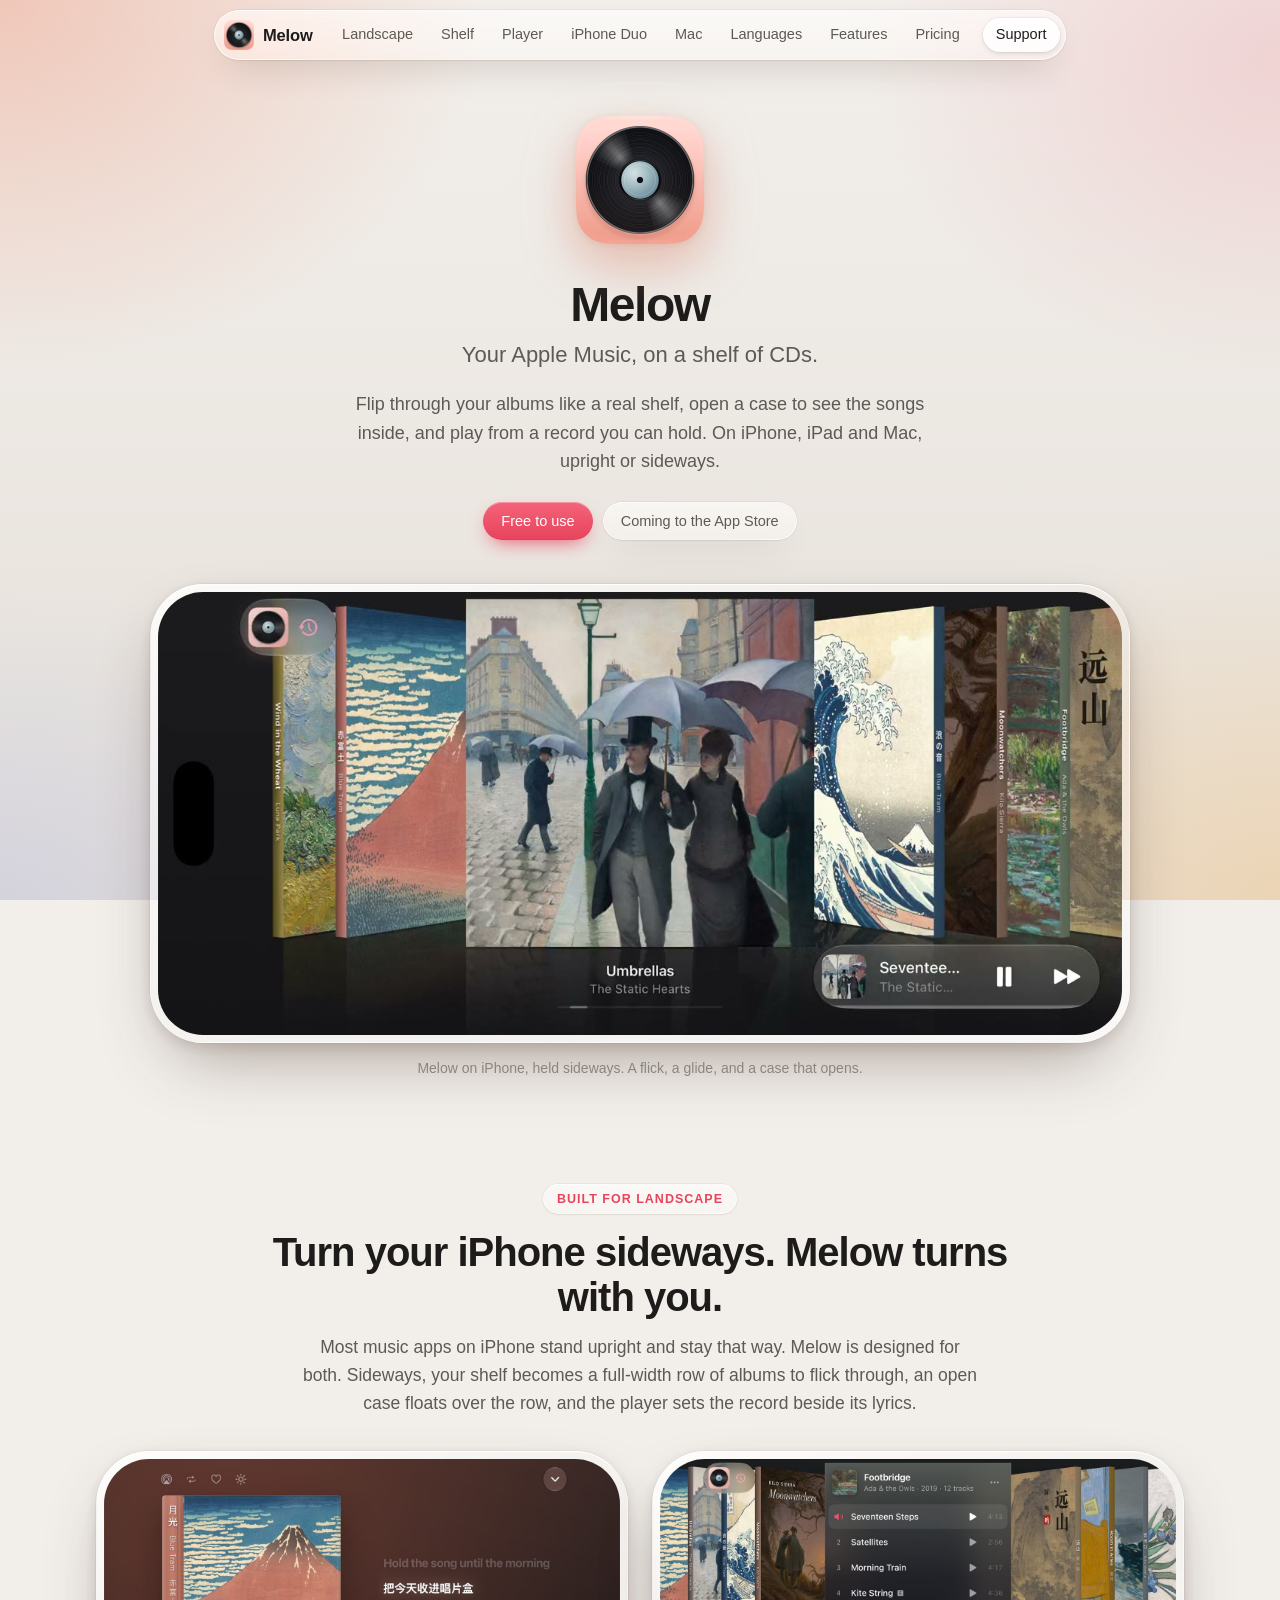
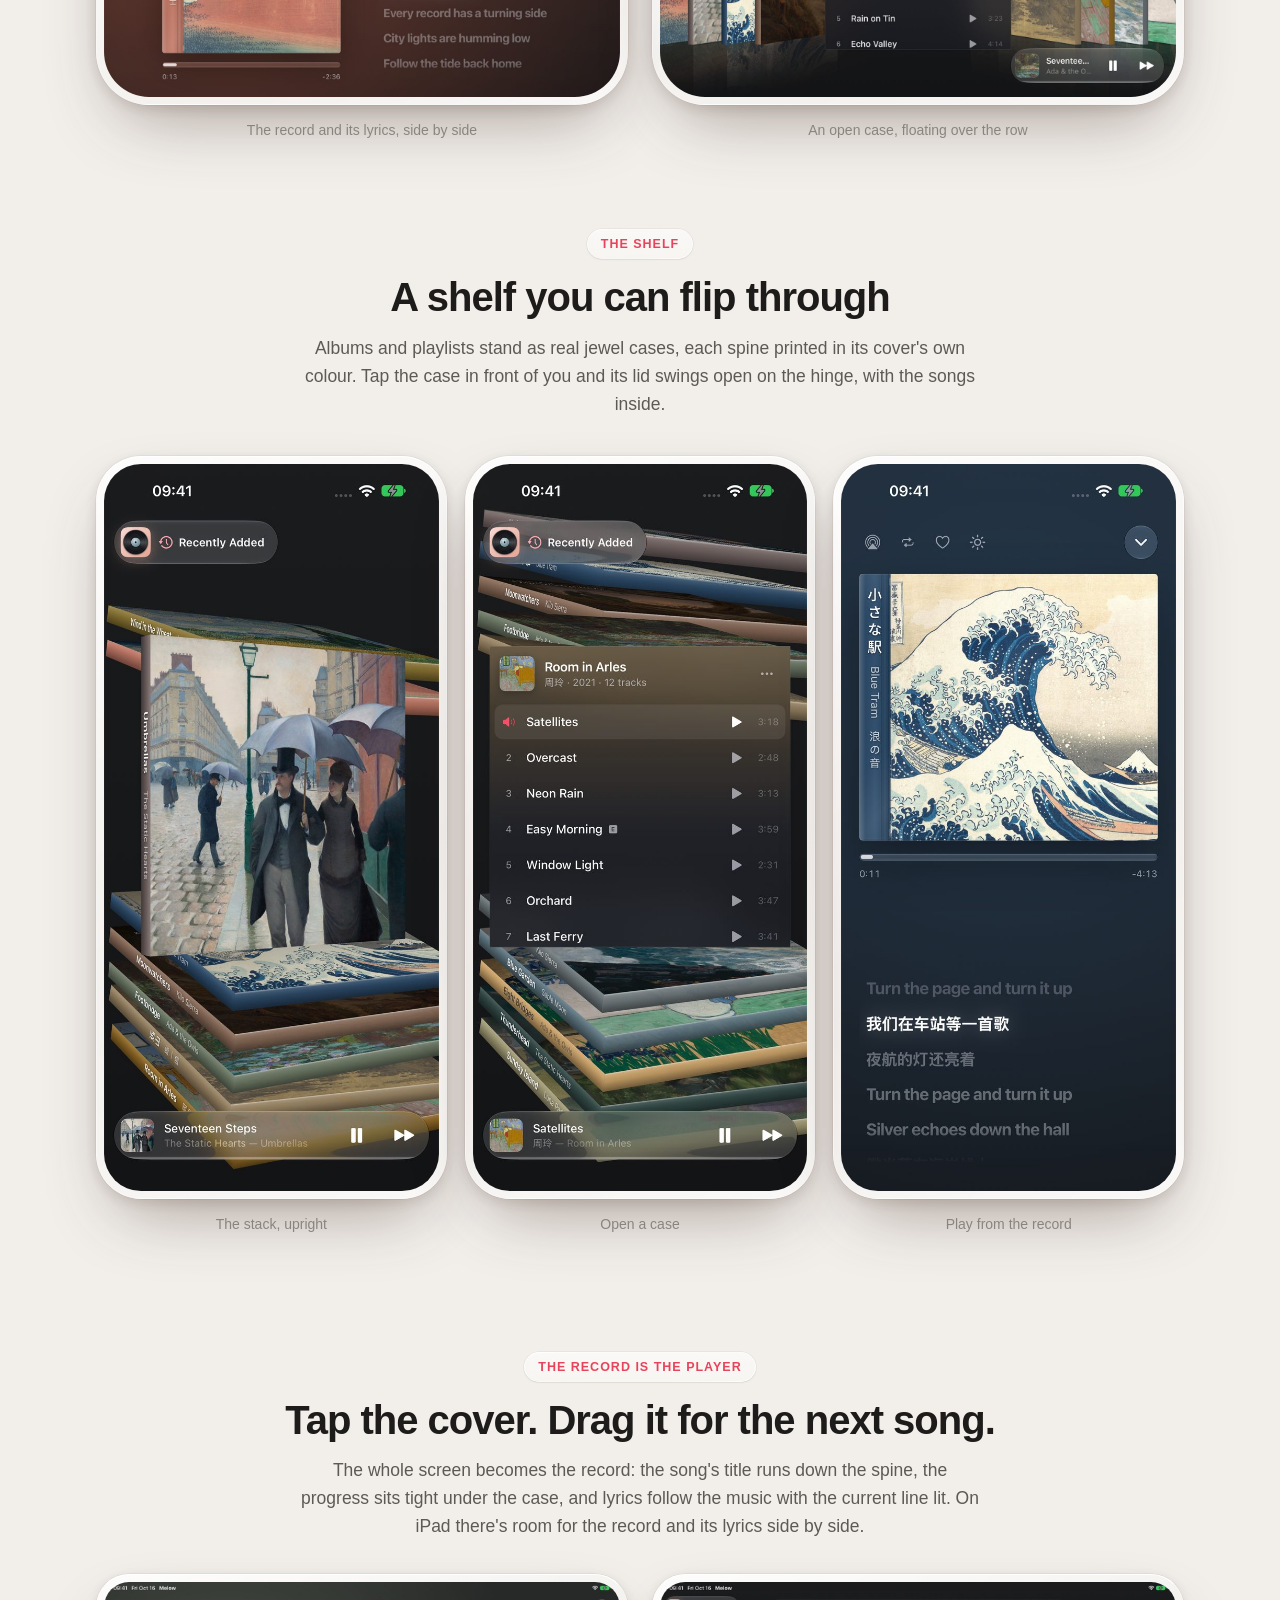
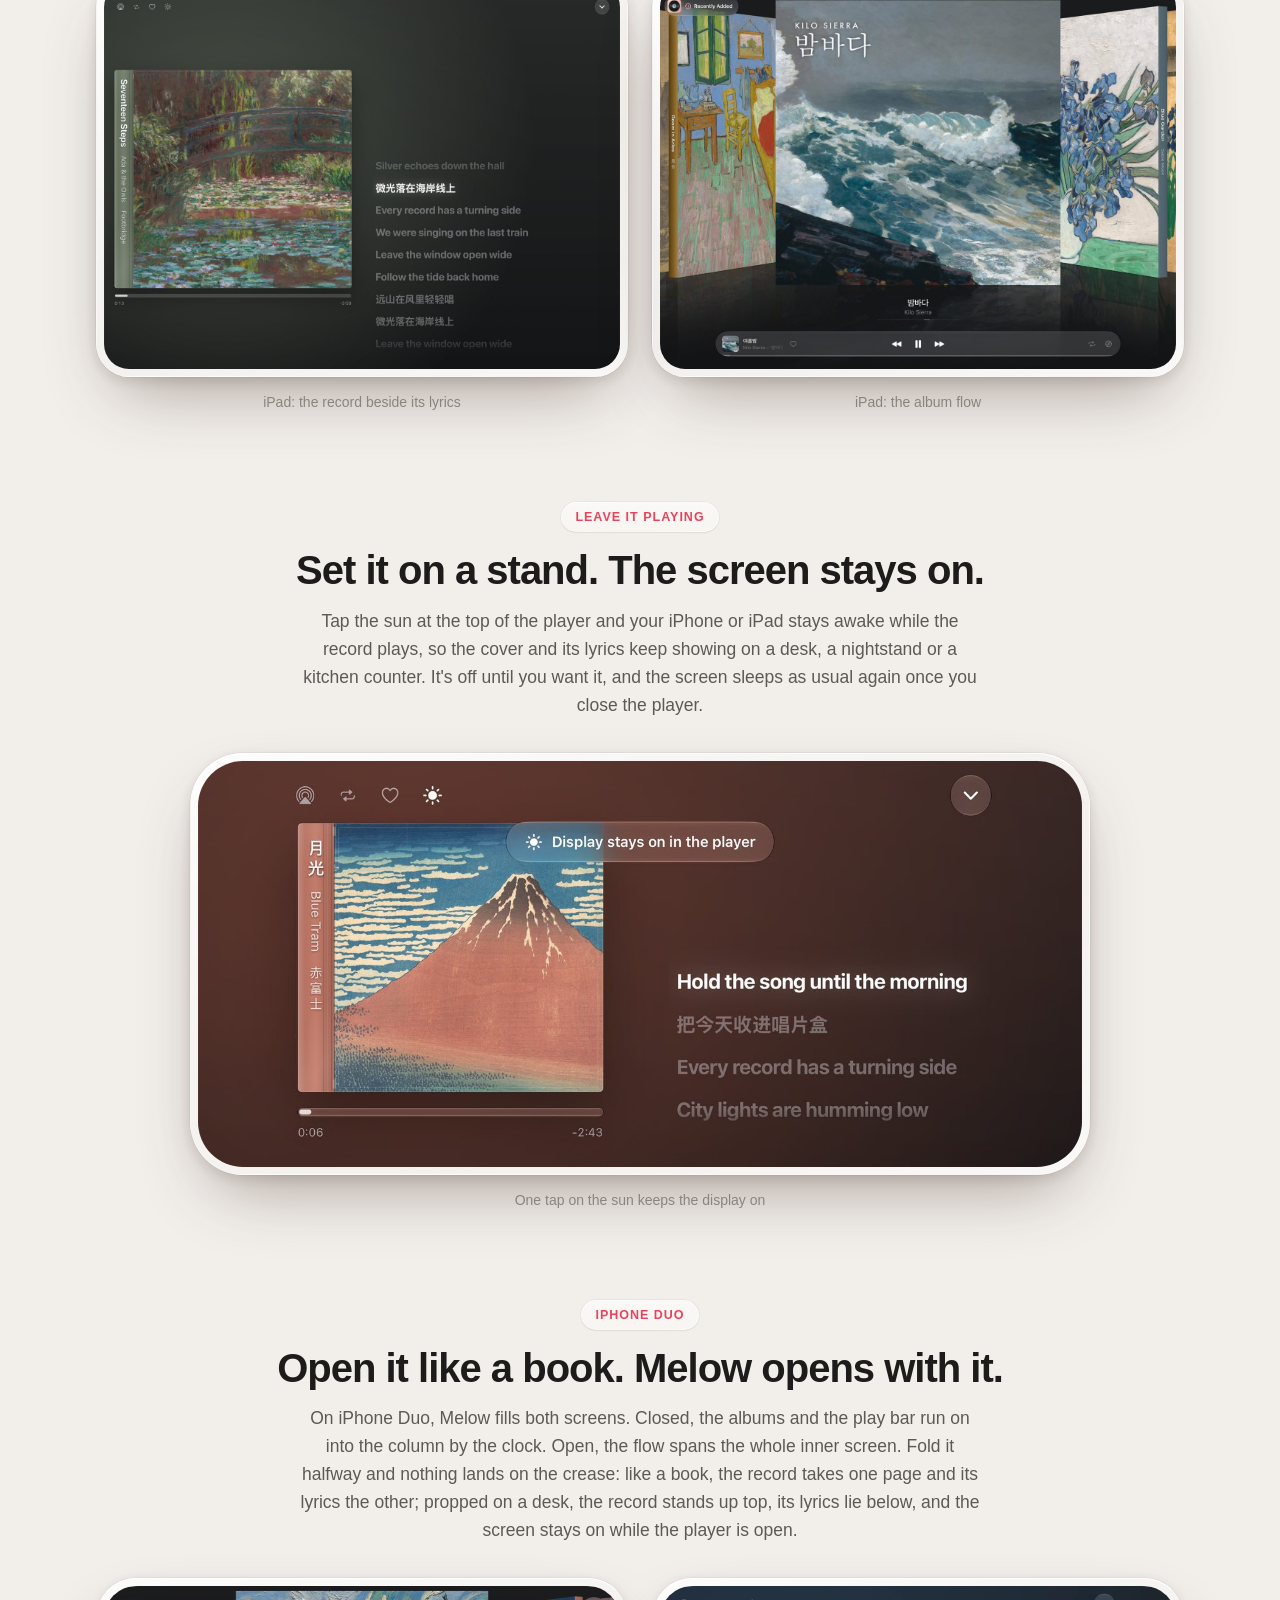
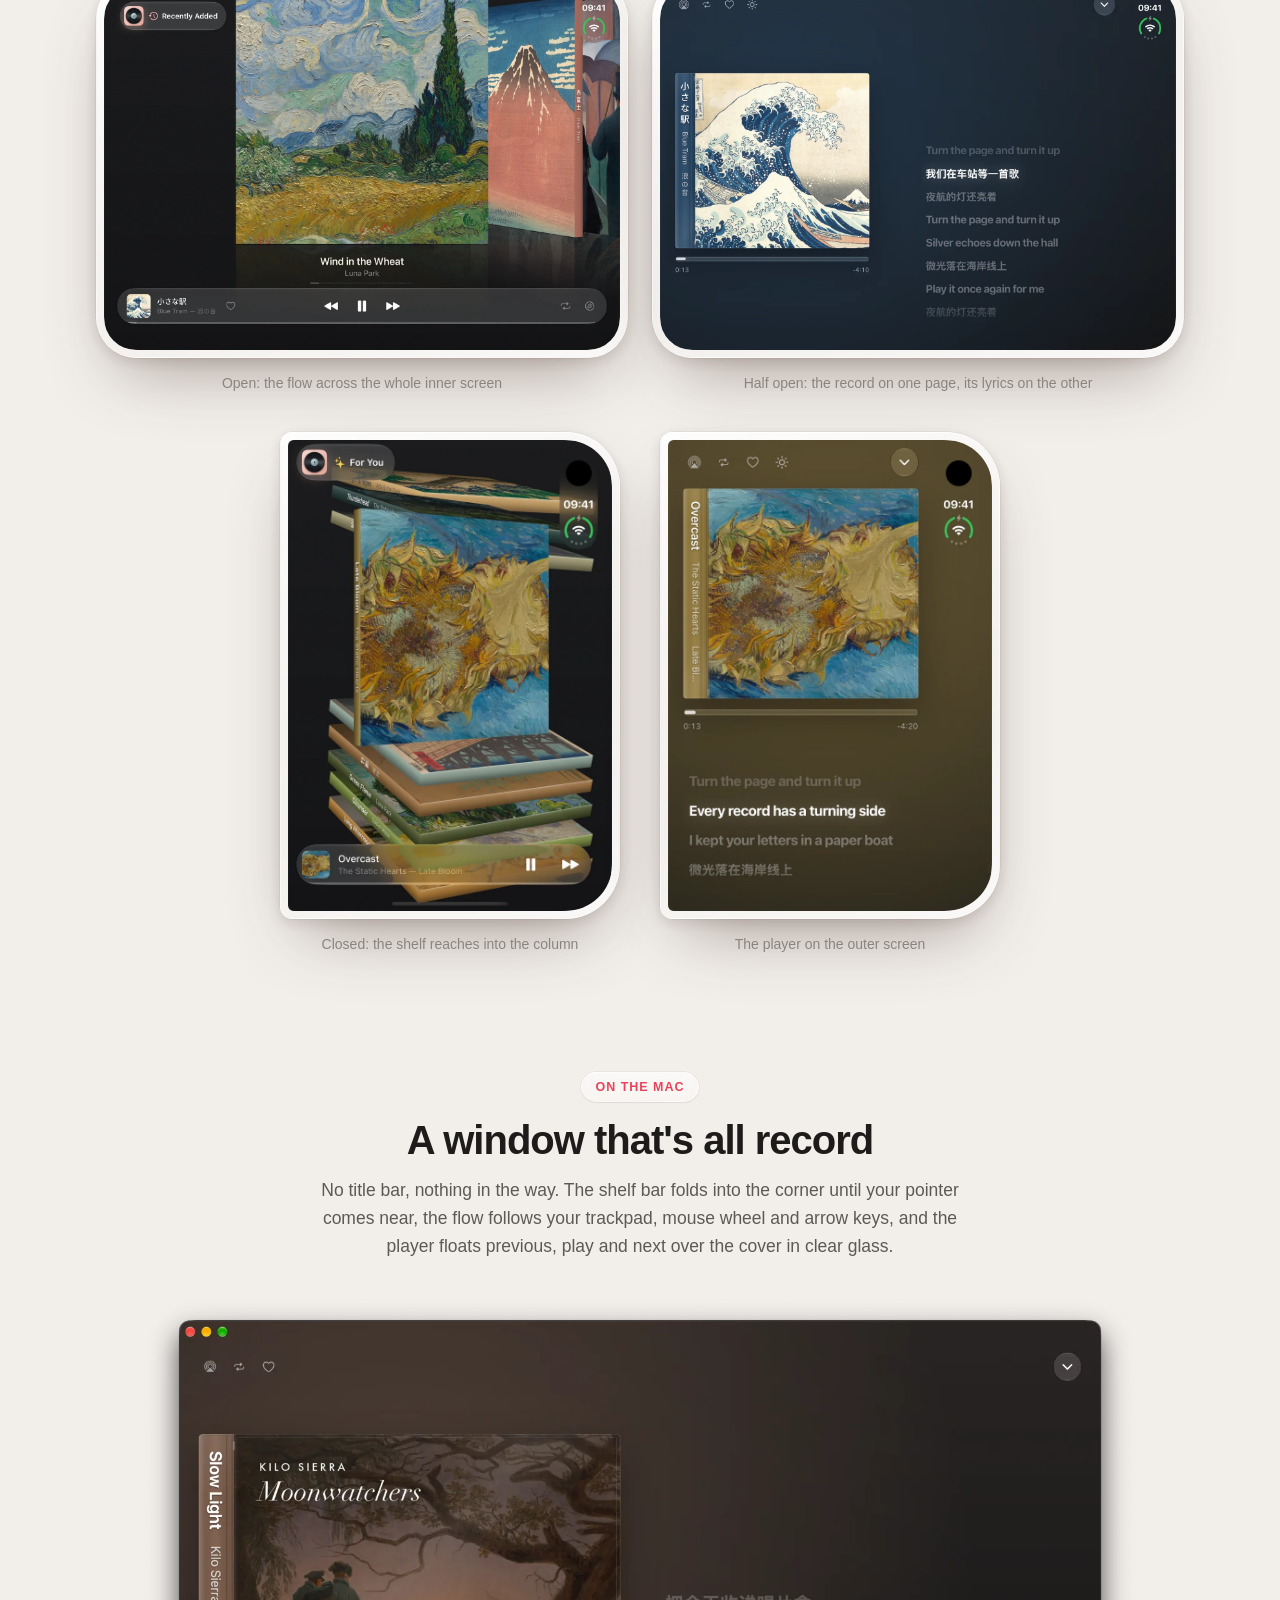
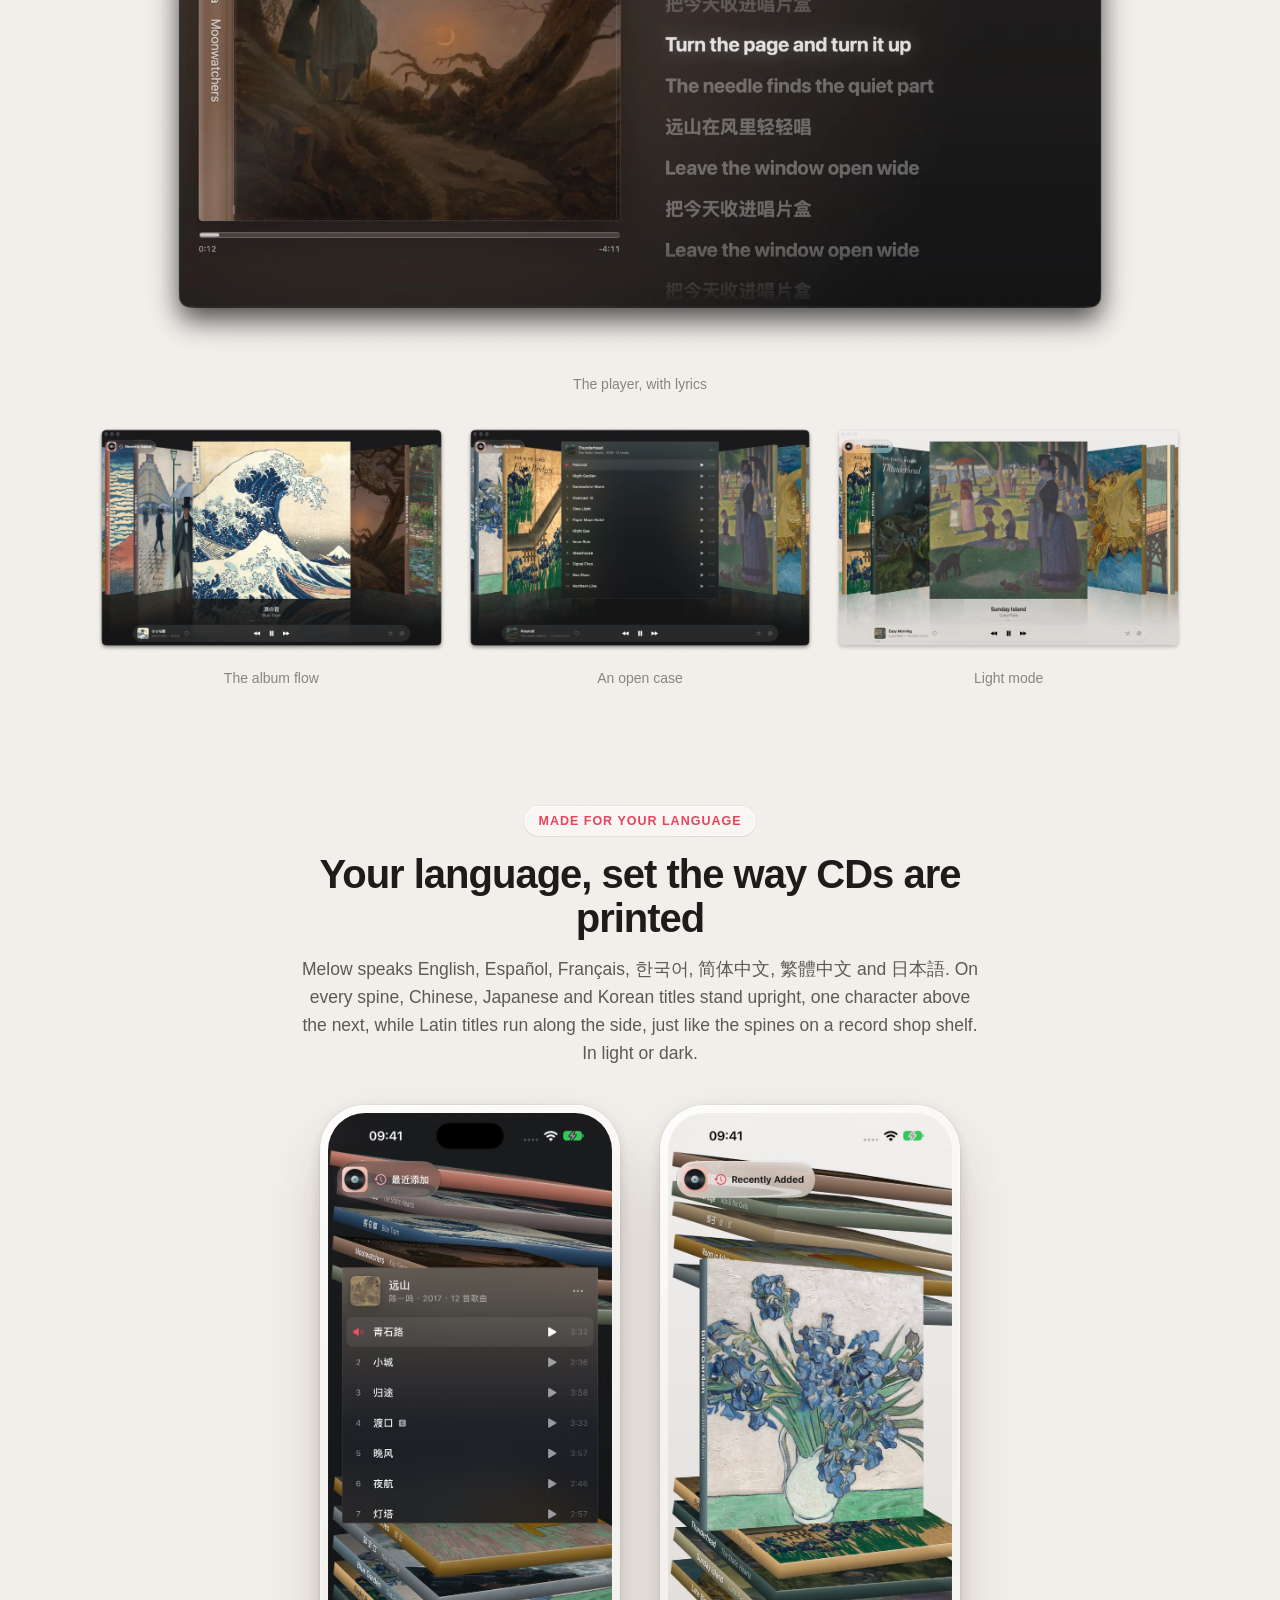
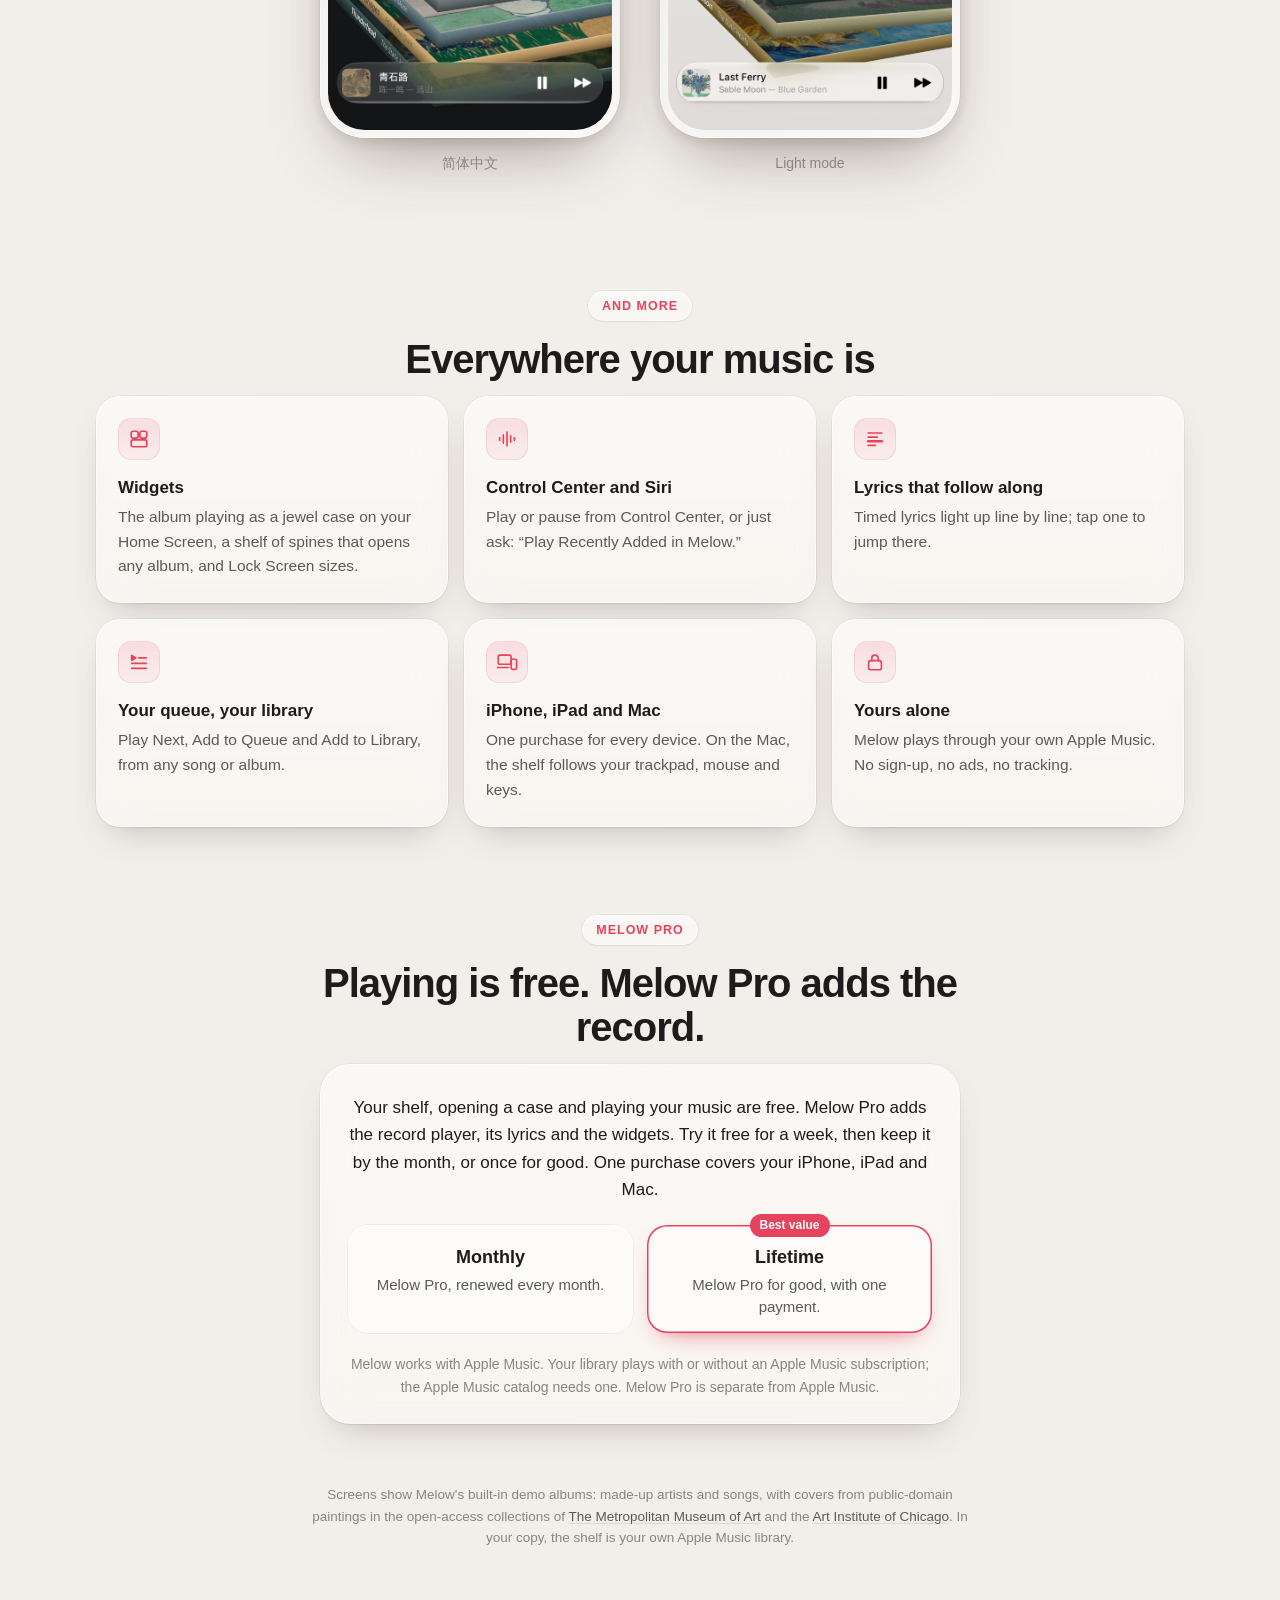
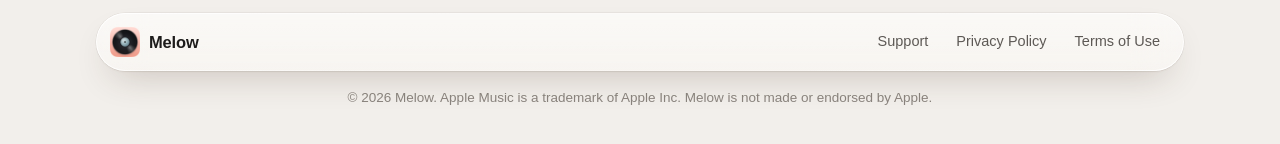
<file: index.html>
<!doctype html>
<html lang="en">
<head>
  <meta charset="utf-8">
  <meta name="viewport" content="width=device-width, initial-scale=1">
  <title>Melow</title>
  <meta name="description" content="Melow plays your Apple Music as a shelf of CDs on iPhone, iPad and Mac, and it is built for your iPhone held sideways too.">
  <meta property="og:title" content="Melow: your Apple Music, on a shelf of CDs">
  <meta property="og:description" content="Flip through your albums like a real shelf, open a case to see the songs, and play from a record you can hold. Upright or sideways.">
  <meta property="og:image" content="https://rchen14b.github.io/melow-site/media/sideways-shelf.jpg">
  <link rel="icon" href="icon.png">
  <link rel="apple-touch-icon" href="icon.png">
  <meta name="theme-color" content="#f2efeb" media="(prefers-color-scheme: light)">
  <meta name="theme-color" content="#1b1c1e" media="(prefers-color-scheme: dark)">
  <link rel="stylesheet" href="style.css">
  <script>document.documentElement.classList.add("js")</script>
  <script src="site.js" defer></script>
</head>
<body>
  <header class="site-nav">
    <nav class="nav-pill glass" aria-label="Melow">
      <a class="brand" href="#top"><img src="icon.png" alt="" width="30" height="30">Melow</a>
      <ul class="nav-links">
        <li><a href="#landscape">Landscape</a></li>
        <li><a href="#shelf">Shelf</a></li>
        <li><a href="#player">Player</a></li>
        <li><a href="#duo"><span class="long">iPhone </span>Duo</a></li>
        <li><a href="#mac">Mac</a></li>
        <li><a href="#languages">Languages</a></li>
        <li><a href="#more">Features</a></li>
        <li><a href="#pricing">Pricing</a></li>
      </ul>
      <a class="nav-button" href="support/">Support</a>
      <button class="nav-toggle" type="button" aria-expanded="false" aria-controls="nav-menu" aria-label="Menu"></button>
    </nav>
    <div class="nav-menu glass" id="nav-menu">
      <ul>
        <li><a href="#landscape">Landscape</a></li>
        <li><a href="#shelf">Shelf</a></li>
        <li><a href="#player">Player</a></li>
        <li><a href="#duo">iPhone Duo</a></li>
        <li><a href="#mac">Mac</a></li>
        <li><a href="#languages">Languages</a></li>
        <li><a href="#more">Features</a></li>
        <li><a href="#pricing">Pricing</a></li>
      </ul>
      <div class="minor">
        <a href="support/">Support</a>
        <a href="privacy/">Privacy</a>
        <a href="terms/">Terms</a>
      </div>
    </div>
  </header>

  <div class="wrap wide">
    <section class="hero">
      <img src="icon.png" alt="Melow's icon: a black vinyl record on a peach tile">
      <h1>Melow</h1>
      <p class="tagline">Your Apple Music, on a shelf of CDs.</p>
      <p class="lede">Flip through your albums like a real shelf, open a case to see the songs inside, and play from a record you can hold. On iPhone, iPad and Mac, upright or sideways.</p>
      <div class="badges">
        <a class="pill accent" href="#pricing">Free to use</a>
        <span class="pill glass">Coming to the App Store</span>
      </div>
      <figure class="hero-video">
        <video class="shot wide-phone" autoplay muted loop playsinline preload="metadata"
               poster="media/sideways-flow-poster.jpg" width="1280" height="588"
               aria-label="Melow on an iPhone held sideways: a finger drags a row of album cases dressed in famous paintings, flicks it so it glides, flicks it back, and taps a case, which opens to show its songs, then scrolls on so it closes.">
          <source src="media/sideways-flow.mp4" type="video/mp4">
        </video>
        <figcaption>Melow on iPhone, held sideways. A flick, a glide, and a case that opens.</figcaption>
      </figure>
    </section>

    <section class="showcase" id="landscape">
      <p class="eyebrow glass">Built for landscape</p>
      <h2>Turn your iPhone sideways. Melow turns with you.</h2>
      <div class="prose">
        <p>Most music apps on iPhone stand upright and stay that way. Melow is designed for both. Sideways, your shelf becomes a full-width row of albums to flick through, an open case floats over the row, and the player sets the record beside its lyrics.</p>
      </div>
      <div class="pair">
        <figure>
          <img class="shot wide-phone" src="media/sideways-player.jpg" width="1400" height="644" loading="lazy"
               alt="The player on a sideways iPhone: the album, its cover Hokusai's Red Fuji, as a CD jewel case on the left with the song's Japanese title upright down the spine, and the lyrics on the right with the current line lit.">
          <figcaption>The record and its lyrics, side by side</figcaption>
        </figure>
        <figure>
          <img class="shot wide-phone" src="media/sideways-open.jpg" width="1400" height="644" loading="lazy"
               alt="An album case opened over the row of albums on a sideways iPhone, showing its songs, with the play bar in the corner.">
          <figcaption>An open case, floating over the row</figcaption>
        </figure>
      </div>
    </section>

    <section class="showcase" id="shelf">
      <p class="eyebrow glass">The shelf</p>
      <h2>A shelf you can flip through</h2>
      <div class="prose">
        <p>Albums and playlists stand as real jewel cases, each spine printed in its cover's own colour. Tap the case in front of you and its lid swings open on the hinge, with the songs inside.</p>
      </div>
      <div class="trio">
        <figure>
          <img class="shot phone" src="media/phone-shelf.jpg" width="640" height="1391" loading="lazy"
               alt="Melow on an upright iPhone: a fanned stack of album cases, the centred one, its cover Caillebotte's Paris Street; Rainy Day, standing forward, and the play bar at the bottom.">
          <figcaption>The stack, upright</figcaption>
        </figure>
        <figure>
          <img class="shot phone" src="media/phone-open.jpg" width="640" height="1391" loading="lazy"
               alt="An opened album case on an upright iPhone listing its songs, the playing song marked.">
          <figcaption>Open a case</figcaption>
        </figure>
        <figure>
          <img class="shot phone" src="media/phone-player.jpg" width="640" height="1391" loading="lazy"
               alt="The player on an upright iPhone: the jewel case, its cover Hokusai's Great Wave, with the song's Japanese title upright down its spine, a progress bar, and lyrics running beneath.">
          <figcaption>Play from the record</figcaption>
        </figure>
      </div>
    </section>

    <section class="showcase" id="player">
      <p class="eyebrow glass">The record is the player</p>
      <h2>Tap the cover. Drag it for the next song.</h2>
      <div class="prose">
        <p>The whole screen becomes the record: the song's title runs down the spine, the progress sits tight under the case, and lyrics follow the music with the current line lit. On iPad there's room for the record and its lyrics side by side.</p>
      </div>
      <div class="pair">
        <figure>
          <img class="shot tablet" src="media/ipad-player.jpg" width="1400" height="1050" loading="lazy"
               alt="The player on an iPad held sideways: the jewel case, its cover Monet's Water Lily Pond, with the song's title down the spine on the left, and lyrics on the right with the current line lit.">
          <figcaption>iPad: the record beside its lyrics</figcaption>
        </figure>
        <figure>
          <img class="shot tablet" src="media/ipad-shelf.jpg" width="1400" height="1050" loading="lazy"
               alt="The album flow on an iPad held sideways, a case in the middle with the cases either side turned toward it, and the play bar below.">
          <figcaption>iPad: the album flow</figcaption>
        </figure>
      </div>
    </section>

    <section class="showcase" id="awake">
      <p class="eyebrow glass">Leave it playing</p>
      <h2>Set it on a stand. The screen stays on.</h2>
      <div class="prose">
        <p>Tap the sun at the top of the player and your iPhone or iPad stays awake while the record plays, so the cover and its lyrics keep showing on a desk, a nightstand or a kitchen counter. It's off until you want it, and the screen sleeps as usual again once you close the player.</p>
      </div>
      <figure class="solo">
        <img class="shot wide-phone" src="media/sideways-awake.jpg" width="1400" height="644" loading="lazy"
             alt="The player on a sideways iPhone: the sun at the top is lit, and a note in glass says Display stays on in the player, over the record, its cover Hokusai's Red Fuji, and its lyrics.">
        <figcaption>One tap on the sun keeps the display on</figcaption>
      </figure>
    </section>

    <section class="showcase" id="duo">
      <p class="eyebrow glass">iPhone Duo</p>
      <h2>Open it like a book. Melow opens with it.</h2>
      <div class="prose">
        <p>On iPhone Duo, Melow fills both screens. Closed, the albums and the play bar run on into the column by the clock. Open, the flow spans the whole inner screen. Fold it halfway and nothing lands on the crease: like a book, the record takes one page and its lyrics the other; propped on a desk, the record stands up top, its lyrics lie below, and the screen stays on while the player is open.</p>
      </div>
      <div class="pair">
        <figure>
          <img class="shot duo-open" src="media/duo-open-shelf.webp" width="1600" height="1126" loading="lazy"
               alt="Melow on an open iPhone Duo: the album flow spans the whole inner screen, the centred case, its cover Van Gogh's Wheat Field with Cypresses, with the next case, Hokusai's Red Fuji, turned toward it, the shelf bar tucked into the top corner and the play bar along the bottom.">
          <figcaption>Open: the flow across the whole inner screen</figcaption>
        </figure>
        <figure>
          <img class="shot duo-open" src="media/duo-book-player.webp" width="1600" height="1126" loading="lazy"
               alt="The player on an iPhone Duo folded halfway like a book: the jewel case, its cover Hokusai's Great Wave, on the left page with the song's Japanese title upright down the spine, and the lyrics on the right page, clear of the crease.">
          <figcaption>Half open: the record on one page, its lyrics on the other</figcaption>
        </figure>
      </div>
      <div class="duo-phones closed">
        <figure>
          <img class="shot duo-closed" src="media/duo-closed-shelf.webp" width="700" height="1018" loading="lazy"
               alt="Melow on a closed iPhone Duo's outer screen: an upright stack of album cases, the front one, its cover Van Gogh's Sunflowers, reaching under the column with the clock, and the play bar running across to the edge.">
          <figcaption>Closed: the shelf reaches into the column</figcaption>
        </figure>
        <figure>
          <img class="shot duo-closed" src="media/duo-closed-player.webp" width="700" height="1018" loading="lazy"
               alt="The player on a closed iPhone Duo: the jewel case, its cover Van Gogh's Sunflowers, with the song's title down the spine, a progress bar and lyrics below, beside the column with the clock and camera.">
          <figcaption>The player on the outer screen</figcaption>
        </figure>
      </div>
    </section>

    <section class="showcase" id="mac">
      <p class="eyebrow glass">On the Mac</p>
      <h2>A window that's all record</h2>
      <div class="prose">
        <p>No title bar, nothing in the way. The shelf bar folds into the corner until your pointer comes near, the flow follows your trackpad, mouse wheel and arrow keys, and the player floats previous, play and next over the cover in clear glass.</p>
      </div>
      <figure class="mac-hero">
        <img class="shot mac" src="media/mac-player.webp" width="1600" height="1064" loading="lazy"
             alt="Melow's player on a Mac: a window with the jewel case on the left, its cover Friedrich's Two Men Contemplating the Moon, and lyrics on the right.">
        <figcaption>The player, with lyrics</figcaption>
      </figure>
      <div class="trio macs">
        <figure>
          <img class="shot mac" src="media/mac-shelf.webp" width="1600" height="1038" loading="lazy"
               alt="Melow on a Mac: the album flow filling the window, the shelf folded into a pill in the corner and the play bar along the bottom.">
          <figcaption>The album flow</figcaption>
        </figure>
        <figure>
          <img class="shot mac" src="media/mac-open.webp" width="1600" height="1038" loading="lazy"
               alt="An album case opened over the flow on a Mac, listing its twelve songs with the playing song marked.">
          <figcaption>An open case</figcaption>
        </figure>
        <figure>
          <img class="shot mac" src="media/mac-light.webp" width="1600" height="1038" loading="lazy"
               alt="Melow on a Mac in light mode: the album flow on warm paper.">
          <figcaption>Light mode</figcaption>
        </figure>
      </div>
    </section>

    <section class="showcase" id="languages">
      <p class="eyebrow glass">Made for your language</p>
      <h2>Your language, set the way CDs are printed</h2>
      <div class="prose">
        <p>Melow speaks English, Español, Français, 한국어, 简体中文, 繁體中文 and 日本語. On every spine, Chinese, Japanese and Korean titles stand upright, one character above the next, while Latin titles run along the side, just like the spines on a record shop shelf. In light or dark.</p>
      </div>
      <div class="duo-phones">
        <figure>
          <img class="shot phone" src="media/phone-chinese.jpg" width="640" height="1391" loading="lazy"
               alt="Melow in Simplified Chinese: the shelf named 最近添加 and an open album listing its songs, with 12 首歌曲 in the header.">
          <figcaption>简体中文</figcaption>
        </figure>
        <figure>
          <img class="shot phone" src="media/phone-light.jpg" width="640" height="1391" loading="lazy"
               alt="Melow in light mode on an upright iPhone: the stack of album cases on warm paper.">
          <figcaption>Light mode</figcaption>
        </figure>
      </div>
    </section>

    <section class="showcase" id="more">
      <p class="eyebrow glass">And more</p>
      <h2>Everywhere your music is</h2>
      <div class="extras">
        <div class="card glass">
          <span class="icon" aria-hidden="true"><svg viewBox="0 0 24 24"><rect x="3.5" y="3.5" width="7.5" height="7.5" rx="2"/><rect x="13" y="3.5" width="7.5" height="7.5" rx="2"/><rect x="3.5" y="13" width="17" height="7.5" rx="2"/></svg></span>
          <h3>Widgets</h3>
          <p>The album playing as a jewel case on your Home Screen, a shelf of spines that opens any album, and Lock Screen sizes.</p>
        </div>
        <div class="card glass">
          <span class="icon" aria-hidden="true"><svg viewBox="0 0 24 24"><path d="M4 10.5v3M8 7.5v9M12 4.5v15M16 8.5v7M20 10.5v3"/></svg></span>
          <h3>Control Center and Siri</h3>
          <p>Play or pause from Control Center, or just ask: “Play Recently Added in Melow.”</p>
        </div>
        <div class="card glass">
          <span class="icon" aria-hidden="true"><svg viewBox="0 0 24 24"><path d="M4.5 5.5h15M4.5 10h10"/><path d="M4.5 14.5h15" stroke-width="2.8"/><path d="M4.5 19h8"/></svg></span>
          <h3>Lyrics that follow along</h3>
          <p>Timed lyrics light up line by line; tap one to jump there.</p>
        </div>
        <div class="card glass">
          <span class="icon" aria-hidden="true"><svg viewBox="0 0 24 24"><path d="M4 4.8v5.4l4.6-2.7z" fill="currentColor"/><path d="M11.5 7.5h8.5M4 13.5h16M4 19h16"/></svg></span>
          <h3>Your queue, your library</h3>
          <p>Play Next, Add to Queue and Add to Library, from any song or album.</p>
        </div>
        <div class="card glass">
          <span class="icon" aria-hidden="true"><svg viewBox="0 0 24 24"><rect x="2.5" y="4.5" width="14" height="10" rx="1.6"/><path d="M1.5 18h12"/><rect x="16.5" y="9" width="6" height="11" rx="1.6"/></svg></span>
          <h3>iPhone, iPad and Mac</h3>
          <p>One purchase for every device. On the Mac, the shelf follows your trackpad, mouse and keys.</p>
        </div>
        <div class="card glass">
          <span class="icon" aria-hidden="true"><svg viewBox="0 0 24 24"><rect x="5" y="10.5" width="14" height="10" rx="2.6"/><path d="M8.5 10.5V8a3.5 3.5 0 0 1 7 0v2.5"/></svg></span>
          <h3>Yours alone</h3>
          <p>Melow plays through your own Apple Music. No sign-up, no ads, no tracking.</p>
        </div>
      </div>
    </section>

    <section class="showcase pricing" id="pricing">
      <p class="eyebrow glass">Melow Pro</p>
      <h2>Playing is free. Melow Pro adds the record.</h2>
      <div class="card glass">
        <p>Your shelf, opening a case and playing your music are free. Melow Pro adds the record player, its lyrics and the widgets. Try it free for a week, then keep it by the month, or once for good. One purchase covers your iPhone, iPad and Mac.</p>
        <div class="plans">
          <div class="plan">
            <h3>Monthly</h3>
            <p>Melow Pro, renewed every month.</p>
          </div>
          <div class="plan best">
            <span class="tag">Best value</span>
            <h3>Lifetime</h3>
            <p>Melow Pro for good, with one payment.</p>
          </div>
        </div>
        <p class="small">Melow works with Apple Music. Your library plays with or without an Apple Music subscription; the Apple Music catalog needs one. Melow Pro is separate from Apple Music.</p>
      </div>
    </section>

    <p class="note">Screens show Melow's built-in demo albums: made-up artists and songs, with covers from public-domain paintings in the open-access collections of <a href="https://www.metmuseum.org/hubs/open-access">The Metropolitan Museum of Art</a> and the <a href="https://www.artic.edu/open-access/open-access-images">Art Institute of Chicago</a>. In your copy, the shelf is your own Apple Music library.</p>

    <footer class="site-footer">
      <div class="foot glass">
        <a class="brand" href="#top"><img src="icon.png" alt="" width="30" height="30">Melow</a>
        <nav aria-label="About Melow">
          <a href="support/">Support</a>
          <a href="privacy/">Privacy Policy</a>
          <a href="terms/">Terms of Use</a>
        </nav>
      </div>
      <p class="legal">© 2026 Melow. Apple Music is a trademark of Apple Inc. Melow is not made or endorsed by Apple.</p>
    </footer>
  </div>
</body>
</html>
</file>
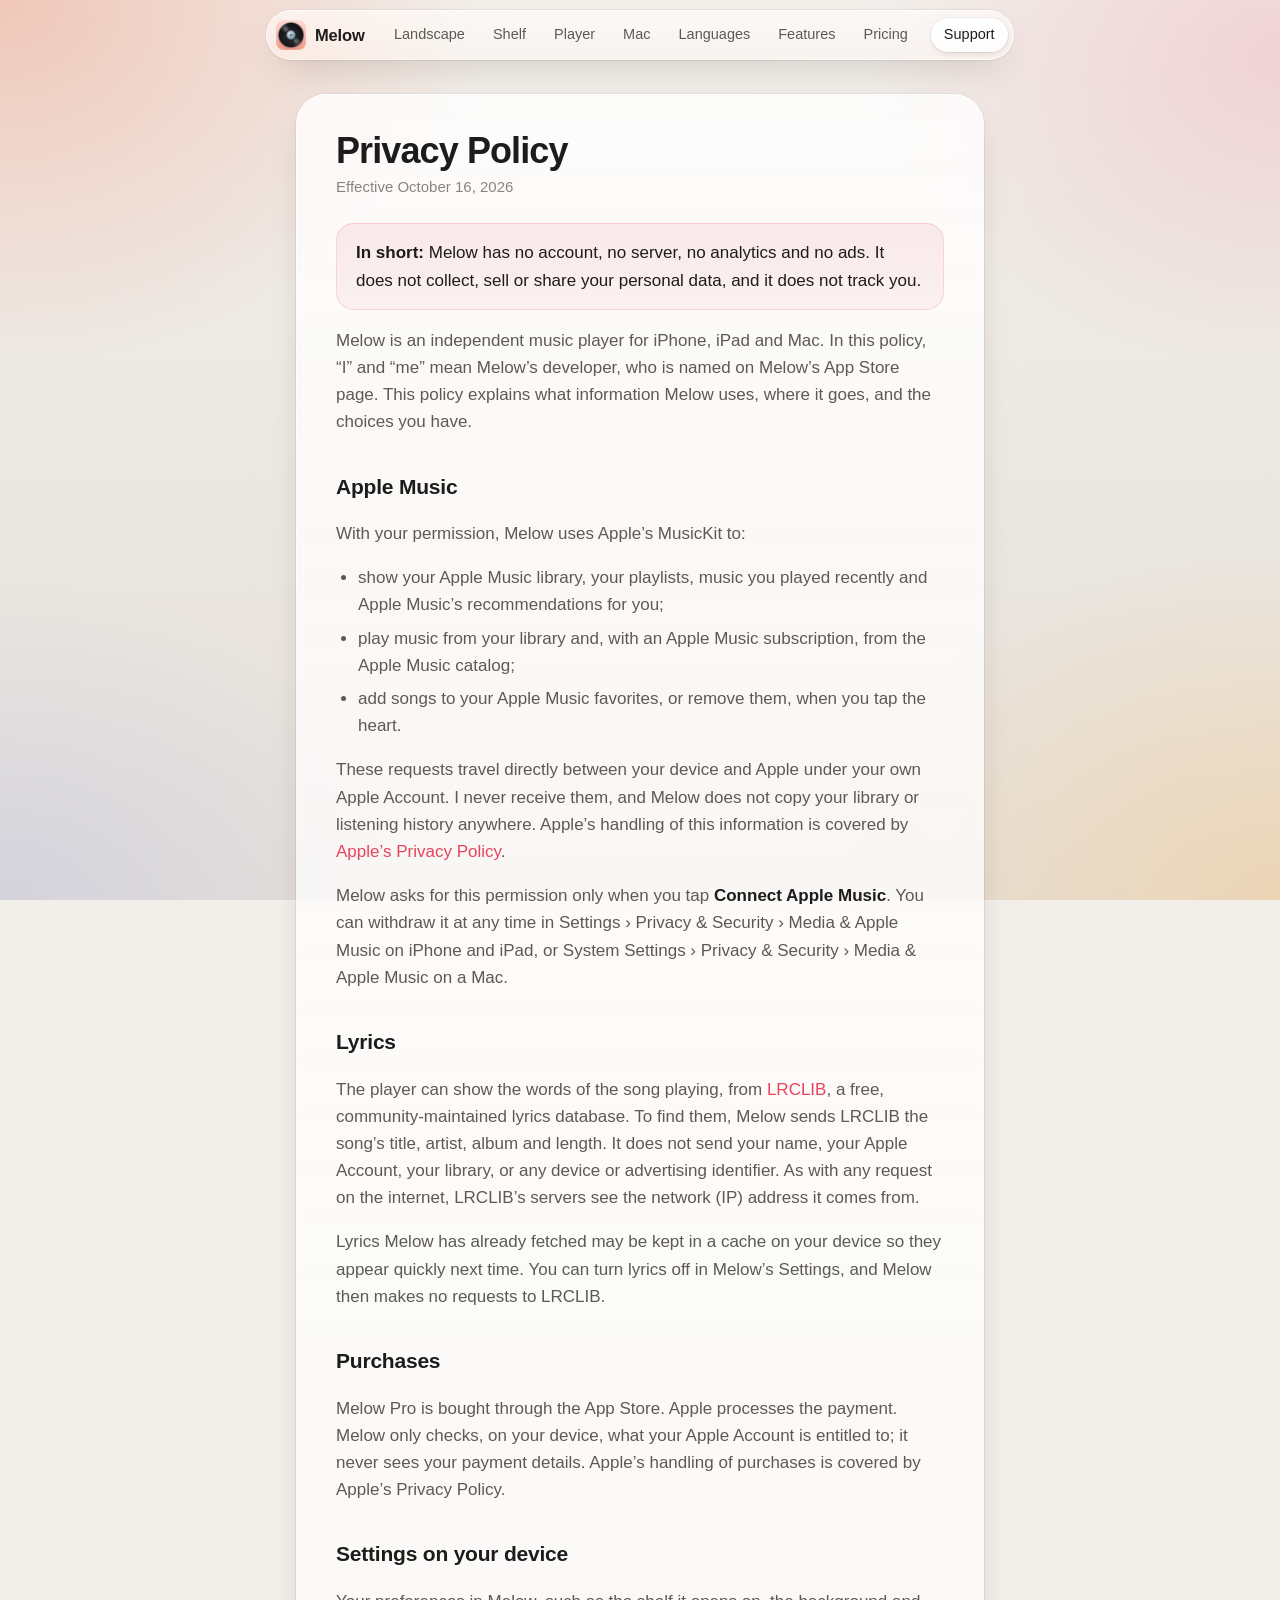
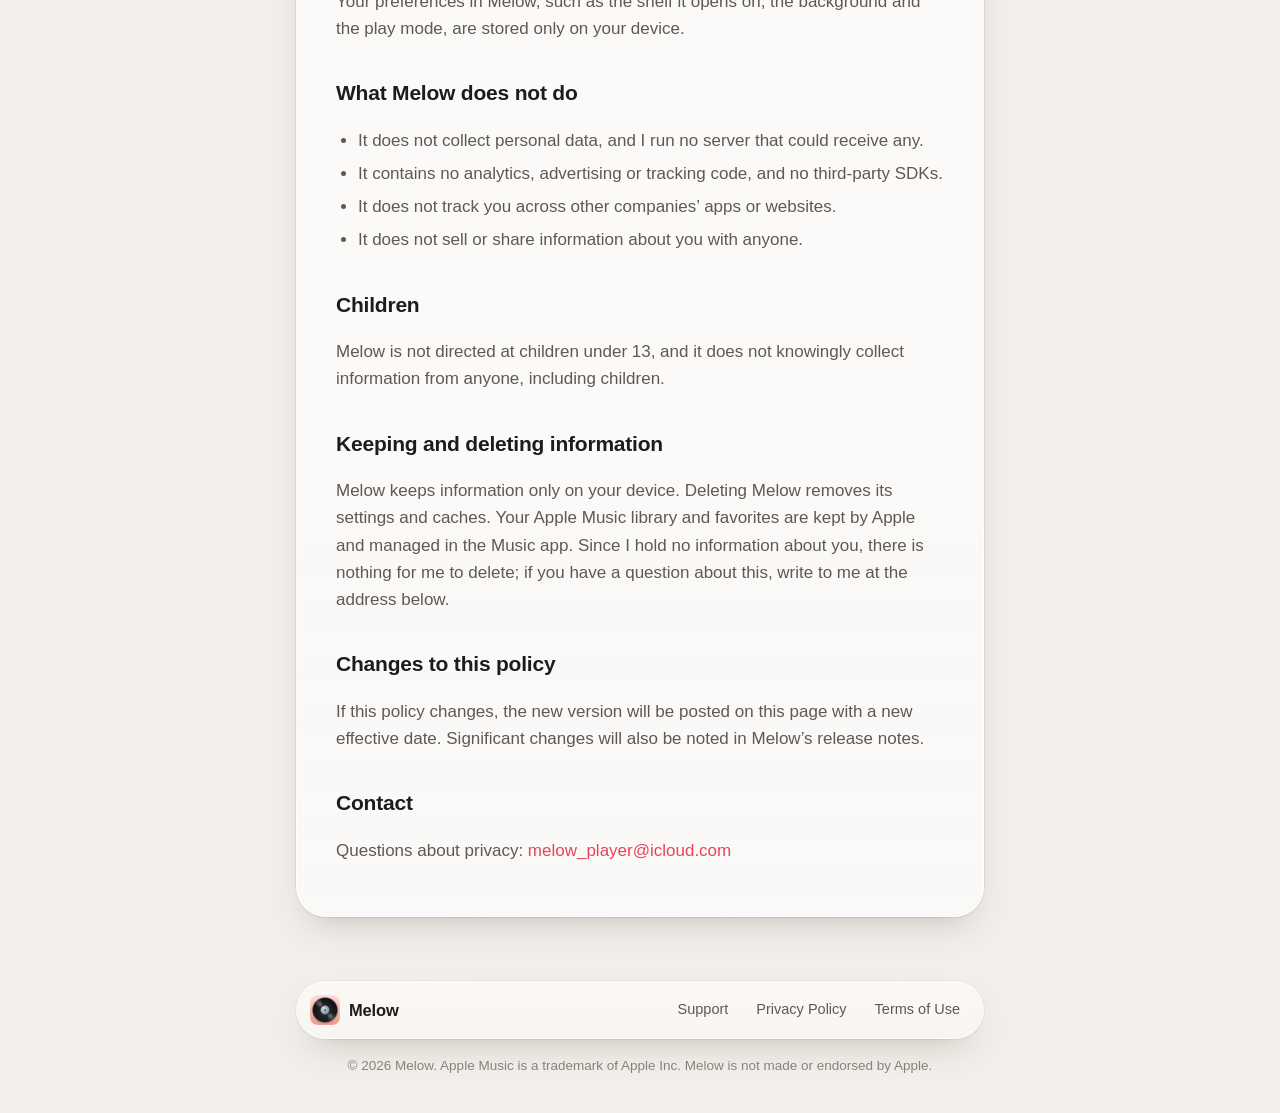
<file: privacy/index.html>
<!doctype html>
<html lang="en">
<head>
  <meta charset="utf-8">
  <meta name="viewport" content="width=device-width, initial-scale=1">
  <title>Privacy Policy · Melow</title>
  <meta name="description" content="Melow's privacy policy: Melow has no account, no server, no analytics and no ads, and collects no personal data.">
  <link rel="icon" href="../icon.png">
  <meta name="theme-color" content="#f2efeb" media="(prefers-color-scheme: light)">
  <meta name="theme-color" content="#1b1c1e" media="(prefers-color-scheme: dark)">
  <link rel="stylesheet" href="../style.css">
  <script>document.documentElement.classList.add("js")</script>
  <script src="../site.js" defer></script>
</head>
<body>
  <header class="site-nav">
    <nav class="nav-pill glass" aria-label="Melow">
      <a class="brand" href="../"><img src="../icon.png" alt="" width="30" height="30">Melow</a>
      <ul class="nav-links">
        <li><a href="../#landscape">Landscape</a></li>
        <li><a href="../#shelf">Shelf</a></li>
        <li><a href="../#player">Player</a></li>
        <li><a href="../#mac">Mac</a></li>
        <li><a href="../#languages">Languages</a></li>
        <li><a href="../#more">Features</a></li>
        <li><a href="../#pricing">Pricing</a></li>
      </ul>
      <a class="nav-button" href="../support/">Support</a>
      <button class="nav-toggle" type="button" aria-expanded="false" aria-controls="nav-menu" aria-label="Menu"></button>
    </nav>
    <div class="nav-menu glass" id="nav-menu">
      <ul>
        <li><a href="../#landscape">Landscape</a></li>
        <li><a href="../#shelf">Shelf</a></li>
        <li><a href="../#player">Player</a></li>
        <li><a href="../#mac">Mac</a></li>
        <li><a href="../#languages">Languages</a></li>
        <li><a href="../#more">Features</a></li>
        <li><a href="../#pricing">Pricing</a></li>
      </ul>
      <div class="minor">
        <a href="../support/">Support</a>
        <a href="../privacy/" aria-current="page">Privacy</a>
        <a href="../terms/">Terms</a>
      </div>
    </div>
  </header>

  <div class="wrap">
    <article class="doc glass">
      <h1>Privacy Policy</h1>
      <p class="updated">Effective October 16, 2026</p>

      <div class="summary">
        <p><strong>In short:</strong> Melow has no account, no server, no analytics and no ads. It does not collect, sell or share your personal data, and it does not track you.</p>
      </div>

      <p>Melow is an independent music player for iPhone, iPad and Mac. In this policy, “I” and “me” mean Melow’s developer, who is named on Melow’s App Store page. This policy explains what information Melow uses, where it goes, and the choices you have.</p>

      <h2>Apple Music</h2>
      <p>With your permission, Melow uses Apple’s MusicKit to:</p>
      <ul>
        <li>show your Apple Music library, your playlists, music you played recently and Apple Music’s recommendations for you;</li>
        <li>play music from your library and, with an Apple Music subscription, from the Apple Music catalog;</li>
        <li>add songs to your Apple Music favorites, or remove them, when you tap the heart.</li>
      </ul>
      <p>These requests travel directly between your device and Apple under your own Apple Account. I never receive them, and Melow does not copy your library or listening history anywhere. Apple’s handling of this information is covered by <a href="https://www.apple.com/legal/privacy/">Apple’s Privacy Policy</a>.</p>
      <p>Melow asks for this permission only when you tap <strong>Connect Apple Music</strong>. You can withdraw it at any time in Settings › Privacy &amp; Security › Media &amp; Apple Music on iPhone and iPad, or System Settings › Privacy &amp; Security › Media &amp; Apple Music on a Mac.</p>

      <h2>Lyrics</h2>
      <p>The player can show the words of the song playing, from <a href="https://lrclib.net">LRCLIB</a>, a free, community-maintained lyrics database. To find them, Melow sends LRCLIB the song’s title, artist, album and length. It does not send your name, your Apple Account, your library, or any device or advertising identifier. As with any request on the internet, LRCLIB’s servers see the network (IP) address it comes from.</p>
      <p>Lyrics Melow has already fetched may be kept in a cache on your device so they appear quickly next time. You can turn lyrics off in Melow’s Settings, and Melow then makes no requests to LRCLIB.</p>

      <h2>Purchases</h2>
      <p>Melow Pro is bought through the App Store. Apple processes the payment. Melow only checks, on your device, what your Apple Account is entitled to; it never sees your payment details. Apple’s handling of purchases is covered by Apple’s Privacy Policy.</p>

      <h2>Settings on your device</h2>
      <p>Your preferences in Melow, such as the shelf it opens on, the background and the play mode, are stored only on your device.</p>

      <h2>What Melow does not do</h2>
      <ul>
        <li>It does not collect personal data, and I run no server that could receive any.</li>
        <li>It contains no analytics, advertising or tracking code, and no third-party SDKs.</li>
        <li>It does not track you across other companies’ apps or websites.</li>
        <li>It does not sell or share information about you with anyone.</li>
      </ul>

      <h2>Children</h2>
      <p>Melow is not directed at children under 13, and it does not knowingly collect information from anyone, including children.</p>

      <h2>Keeping and deleting information</h2>
      <p>Melow keeps information only on your device. Deleting Melow removes its settings and caches. Your Apple Music library and favorites are kept by Apple and managed in the Music app. Since I hold no information about you, there is nothing for me to delete; if you have a question about this, write to me at the address below.</p>

      <h2>Changes to this policy</h2>
      <p>If this policy changes, the new version will be posted on this page with a new effective date. Significant changes will also be noted in Melow’s release notes.</p>

      <h2>Contact</h2>
      <p>Questions about privacy: <a href="mailto:melow_player@icloud.com">melow_player@icloud.com</a></p>
    </article>

    <footer class="site-footer">
      <div class="foot glass">
        <a class="brand" href="../"><img src="../icon.png" alt="" width="30" height="30">Melow</a>
        <nav aria-label="About Melow">
          <a href="../support/">Support</a>
          <a href="../privacy/">Privacy Policy</a>
          <a href="../terms/">Terms of Use</a>
        </nav>
      </div>
      <p class="legal">© 2026 Melow. Apple Music is a trademark of Apple Inc. Melow is not made or endorsed by Apple.</p>
    </footer>
  </div>
</body>
</html>
</file>
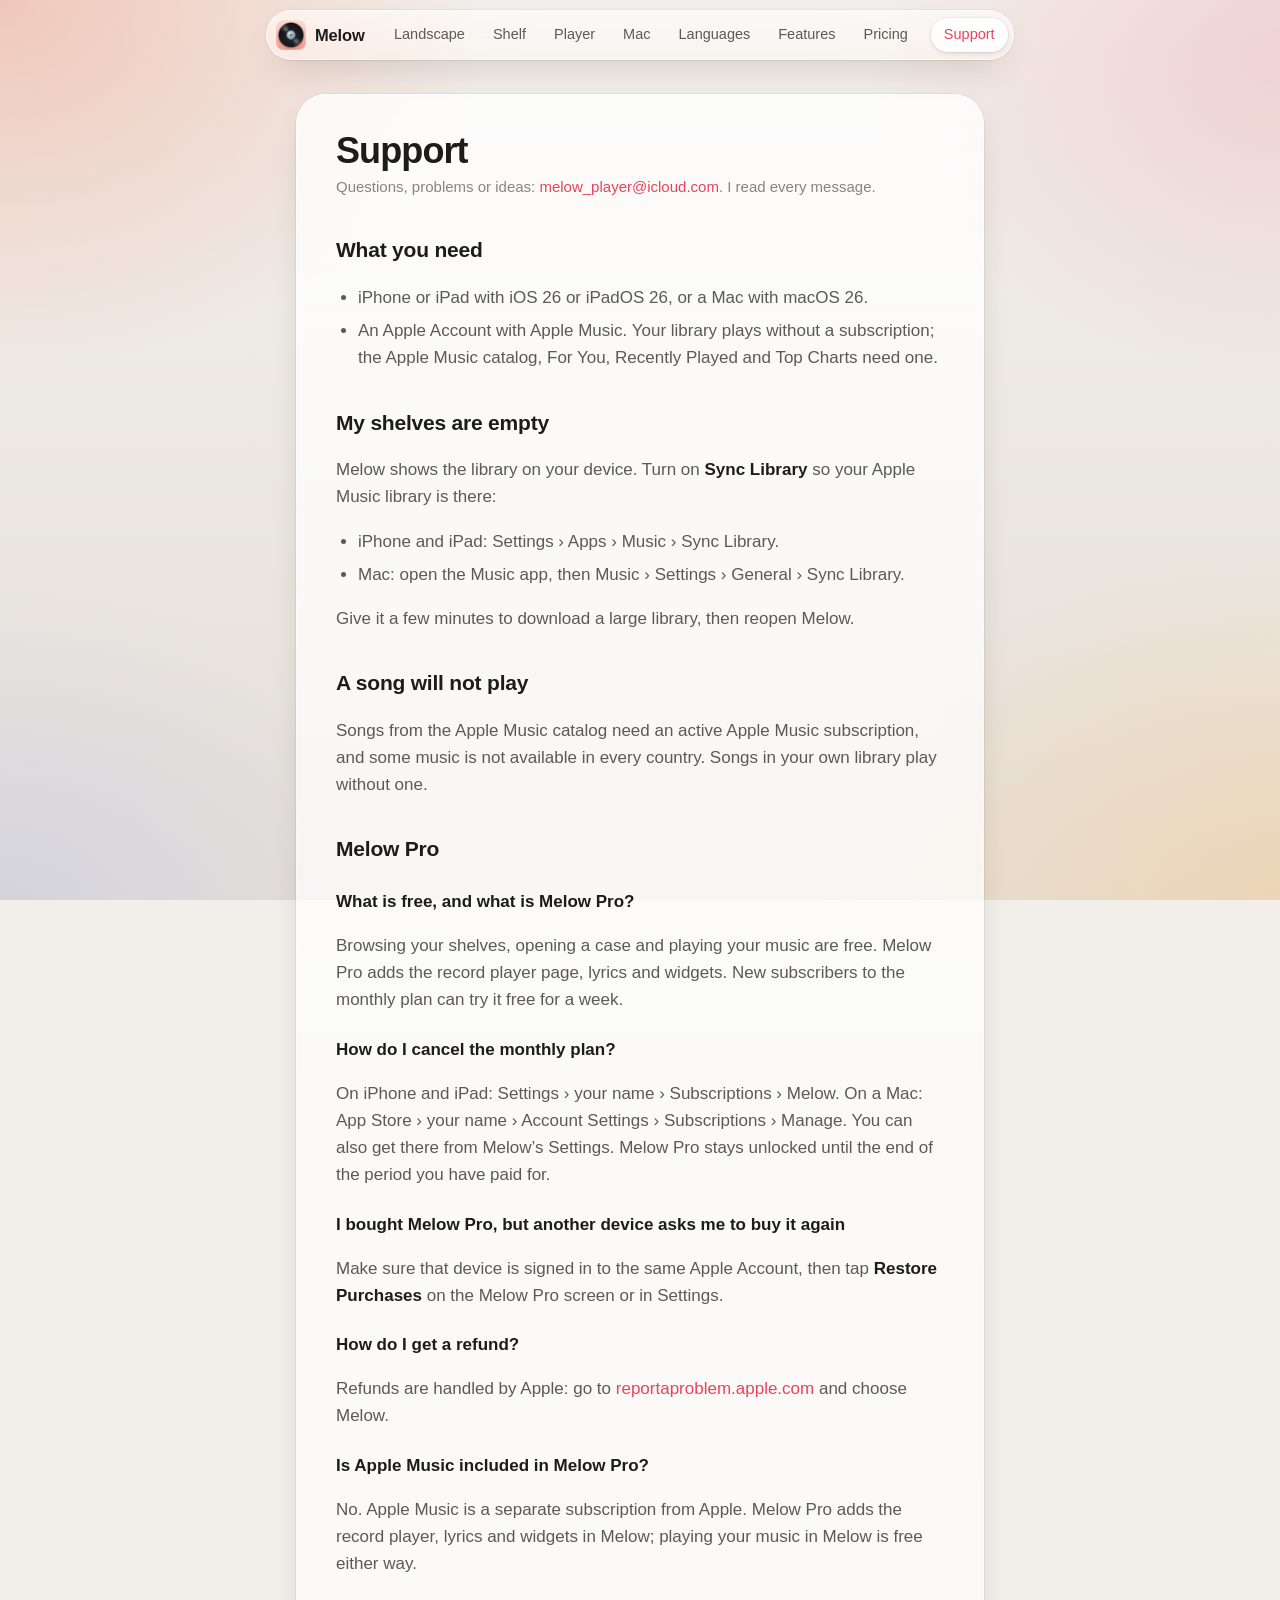
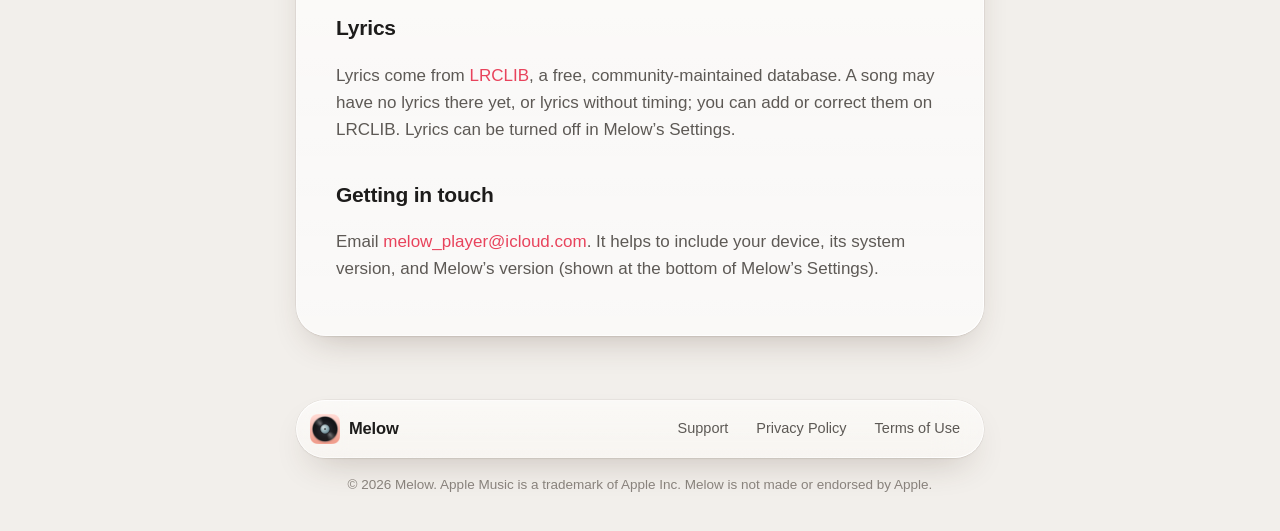
<file: support/index.html>
<!doctype html>
<html lang="en">
<head>
  <meta charset="utf-8">
  <meta name="viewport" content="width=device-width, initial-scale=1">
  <title>Support · Melow</title>
  <meta name="description" content="Help with Melow: getting your Apple Music library on its shelves, Melow Pro, lyrics, and how to get in touch.">
  <link rel="icon" href="../icon.png">
  <meta name="theme-color" content="#f2efeb" media="(prefers-color-scheme: light)">
  <meta name="theme-color" content="#1b1c1e" media="(prefers-color-scheme: dark)">
  <link rel="stylesheet" href="../style.css">
  <script>document.documentElement.classList.add("js")</script>
  <script src="../site.js" defer></script>
</head>
<body>
  <header class="site-nav">
    <nav class="nav-pill glass" aria-label="Melow">
      <a class="brand" href="../"><img src="../icon.png" alt="" width="30" height="30">Melow</a>
      <ul class="nav-links">
        <li><a href="../#landscape">Landscape</a></li>
        <li><a href="../#shelf">Shelf</a></li>
        <li><a href="../#player">Player</a></li>
        <li><a href="../#mac">Mac</a></li>
        <li><a href="../#languages">Languages</a></li>
        <li><a href="../#more">Features</a></li>
        <li><a href="../#pricing">Pricing</a></li>
      </ul>
      <a class="nav-button" href="../support/" aria-current="page">Support</a>
      <button class="nav-toggle" type="button" aria-expanded="false" aria-controls="nav-menu" aria-label="Menu"></button>
    </nav>
    <div class="nav-menu glass" id="nav-menu">
      <ul>
        <li><a href="../#landscape">Landscape</a></li>
        <li><a href="../#shelf">Shelf</a></li>
        <li><a href="../#player">Player</a></li>
        <li><a href="../#mac">Mac</a></li>
        <li><a href="../#languages">Languages</a></li>
        <li><a href="../#more">Features</a></li>
        <li><a href="../#pricing">Pricing</a></li>
      </ul>
      <div class="minor">
        <a href="../support/" aria-current="page">Support</a>
        <a href="../privacy/">Privacy</a>
        <a href="../terms/">Terms</a>
      </div>
    </div>
  </header>

  <div class="wrap">
    <article class="doc glass">
      <h1>Support</h1>
      <p class="updated">Questions, problems or ideas: <a href="mailto:melow_player@icloud.com">melow_player@icloud.com</a>. I read every message.</p>

      <h2>What you need</h2>
      <ul>
        <li>iPhone or iPad with iOS 26 or iPadOS 26, or a Mac with macOS 26.</li>
        <li>An Apple Account with Apple Music. Your library plays without a subscription; the Apple Music catalog, For You, Recently Played and Top Charts need one.</li>
      </ul>

      <h2>My shelves are empty</h2>
      <p>Melow shows the library on your device. Turn on <strong>Sync Library</strong> so your Apple Music library is there:</p>
      <ul>
        <li>iPhone and iPad: Settings › Apps › Music › Sync Library.</li>
        <li>Mac: open the Music app, then Music › Settings › General › Sync Library.</li>
      </ul>
      <p>Give it a few minutes to download a large library, then reopen Melow.</p>

      <h2>A song will not play</h2>
      <p>Songs from the Apple Music catalog need an active Apple Music subscription, and some music is not available in every country. Songs in your own library play without one.</p>

      <h2>Melow Pro</h2>
      <h3>What is free, and what is Melow Pro?</h3>
      <p>Browsing your shelves, opening a case and playing your music are free. Melow Pro adds the record player page, lyrics and widgets. New subscribers to the monthly plan can try it free for a week.</p>
      <h3>How do I cancel the monthly plan?</h3>
      <p>On iPhone and iPad: Settings › your name › Subscriptions › Melow. On a Mac: App Store › your name › Account Settings › Subscriptions › Manage. You can also get there from Melow’s Settings. Melow Pro stays unlocked until the end of the period you have paid for.</p>
      <h3>I bought Melow Pro, but another device asks me to buy it again</h3>
      <p>Make sure that device is signed in to the same Apple Account, then tap <strong>Restore Purchases</strong> on the Melow Pro screen or in Settings.</p>
      <h3>How do I get a refund?</h3>
      <p>Refunds are handled by Apple: go to <a href="https://reportaproblem.apple.com">reportaproblem.apple.com</a> and choose Melow.</p>
      <h3>Is Apple Music included in Melow Pro?</h3>
      <p>No. Apple Music is a separate subscription from Apple. Melow Pro adds the record player, lyrics and widgets in Melow; playing your music in Melow is free either way.</p>

      <h2>Lyrics</h2>
      <p>Lyrics come from <a href="https://lrclib.net">LRCLIB</a>, a free, community-maintained database. A song may have no lyrics there yet, or lyrics without timing; you can add or correct them on LRCLIB. Lyrics can be turned off in Melow’s Settings.</p>

      <h2>Getting in touch</h2>
      <p>Email <a href="mailto:melow_player@icloud.com">melow_player@icloud.com</a>. It helps to include your device, its system version, and Melow’s version (shown at the bottom of Melow’s Settings).</p>
    </article>

    <footer class="site-footer">
      <div class="foot glass">
        <a class="brand" href="../"><img src="../icon.png" alt="" width="30" height="30">Melow</a>
        <nav aria-label="About Melow">
          <a href="../support/">Support</a>
          <a href="../privacy/">Privacy Policy</a>
          <a href="../terms/">Terms of Use</a>
        </nav>
      </div>
      <p class="legal">© 2026 Melow. Apple Music is a trademark of Apple Inc. Melow is not made or endorsed by Apple.</p>
    </footer>
  </div>
</body>
</html>
</file>
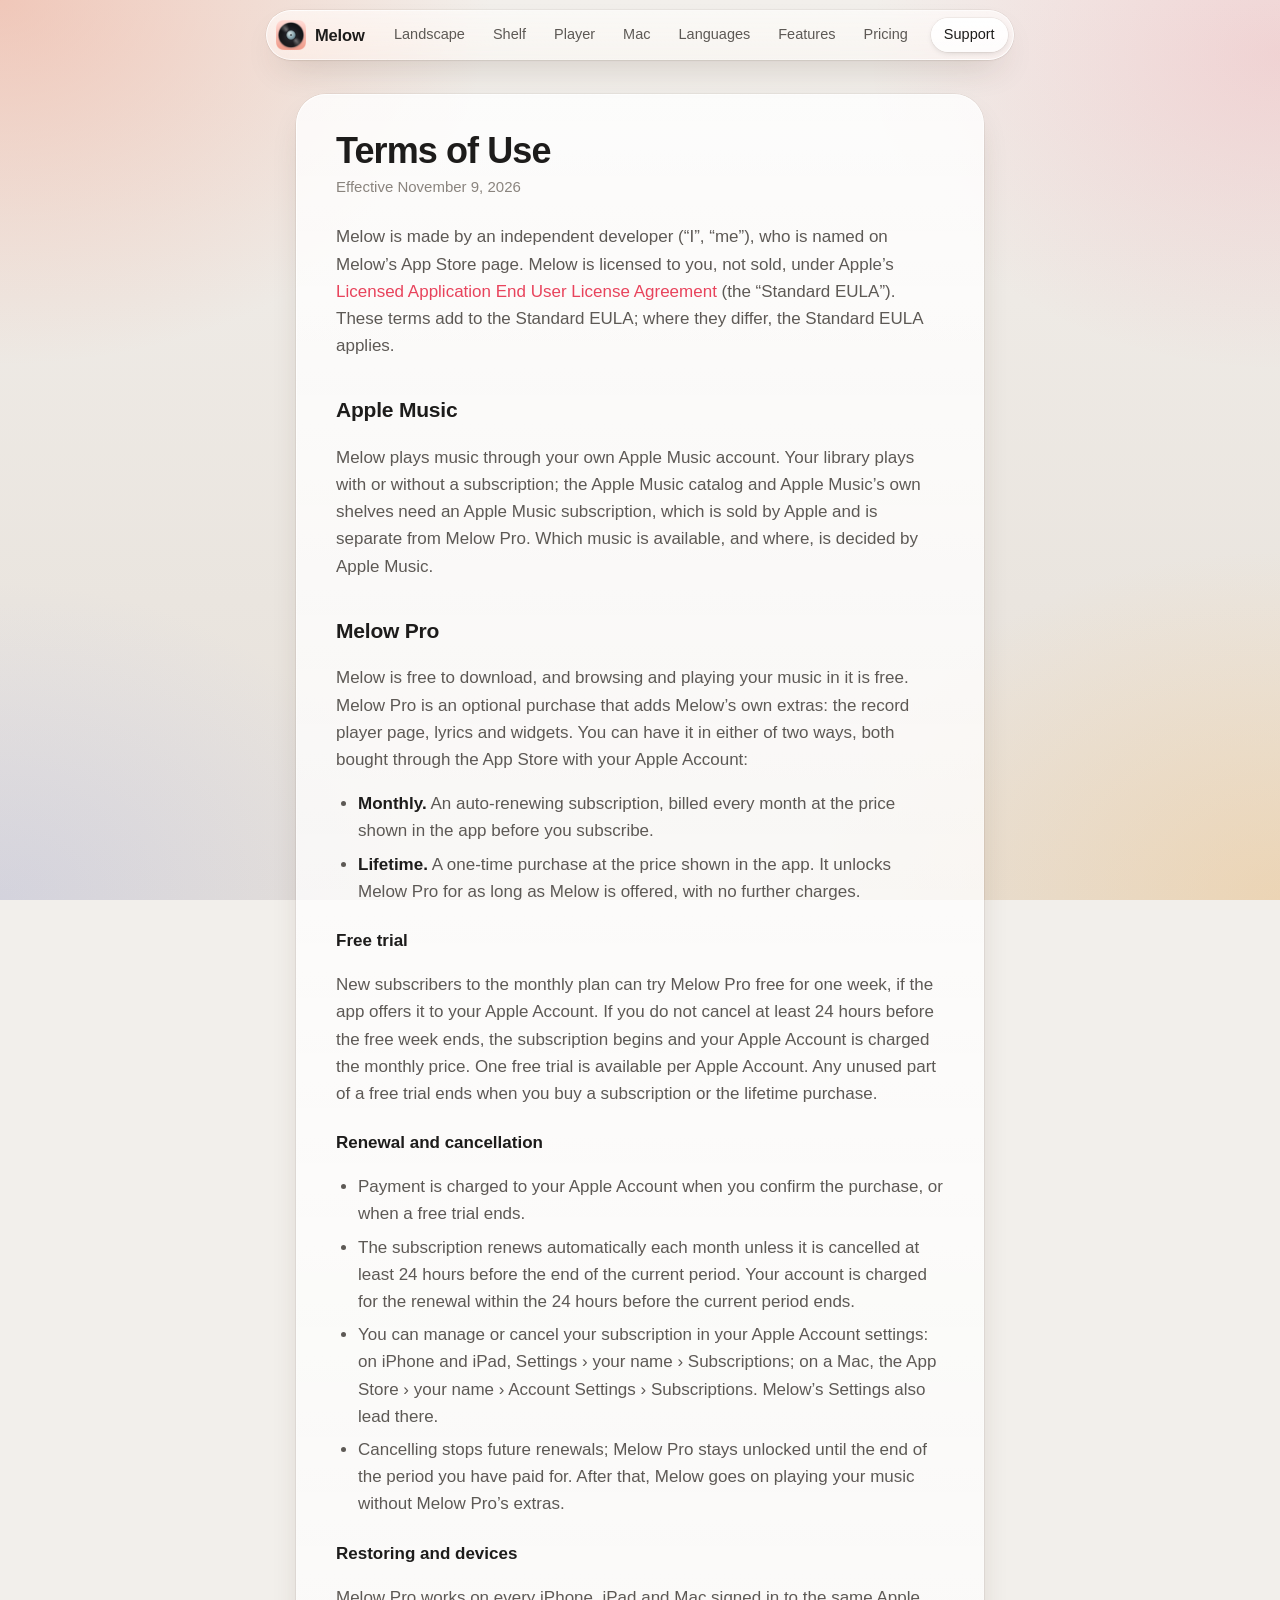
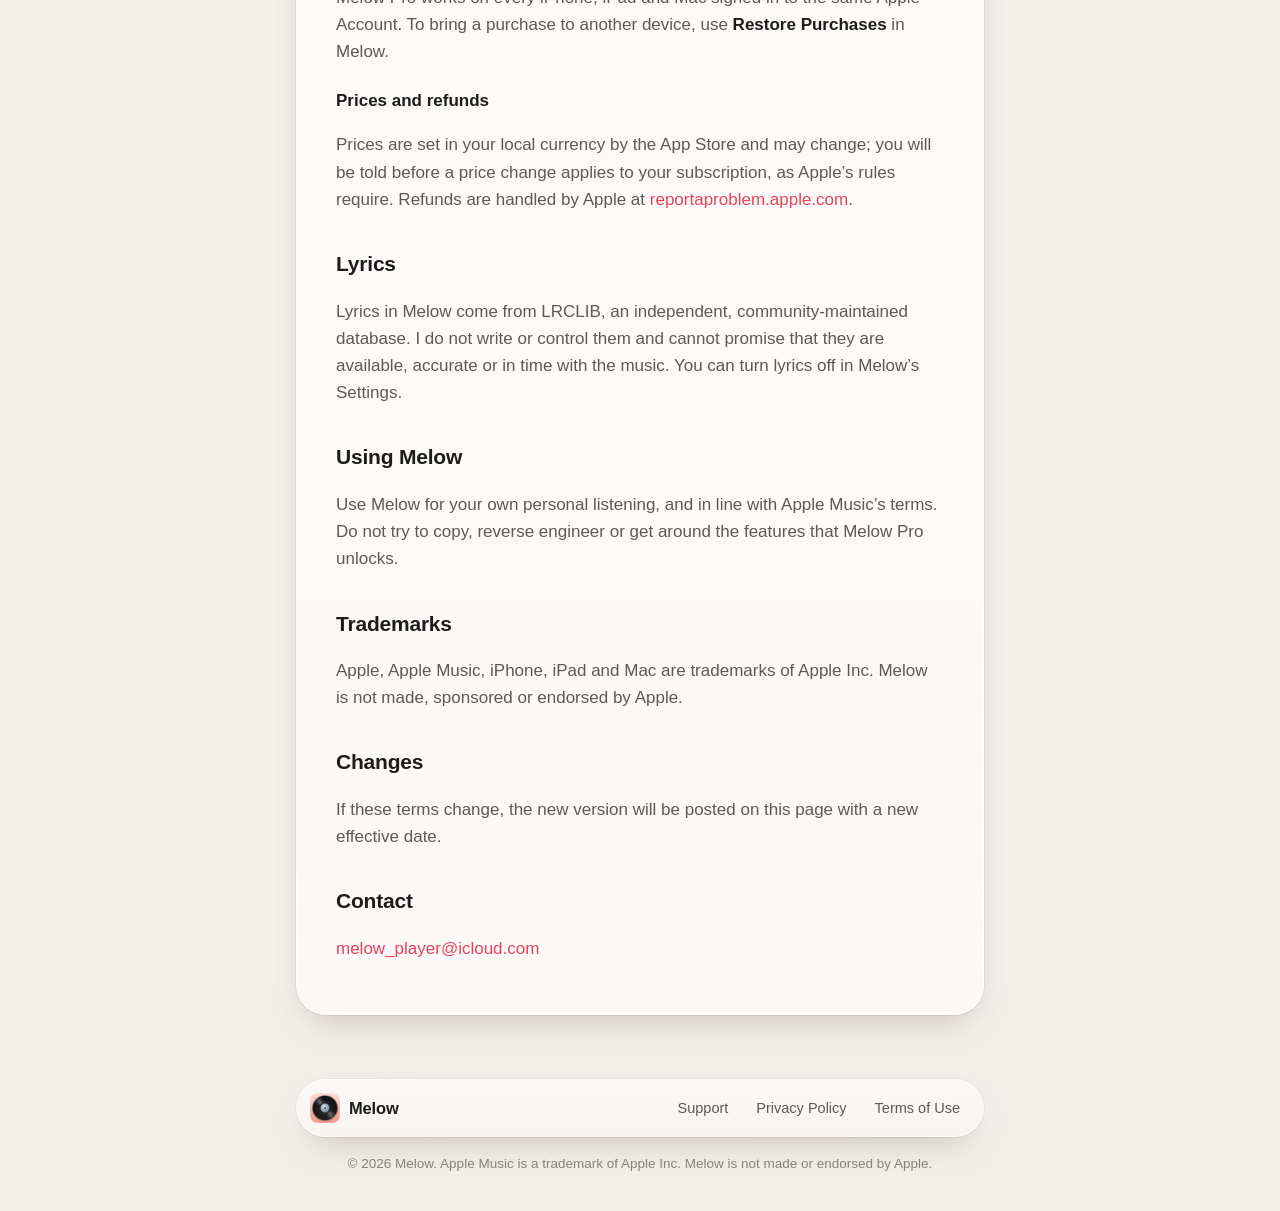
<file: terms/index.html>
<!doctype html>
<html lang="en">
<head>
  <meta charset="utf-8">
  <meta name="viewport" content="width=device-width, initial-scale=1">
  <title>Terms of Use · Melow</title>
  <meta name="description" content="Melow's terms of use, including the terms of the Melow Pro subscription and lifetime purchase.">
  <link rel="icon" href="../icon.png">
  <meta name="theme-color" content="#f2efeb" media="(prefers-color-scheme: light)">
  <meta name="theme-color" content="#1b1c1e" media="(prefers-color-scheme: dark)">
  <link rel="stylesheet" href="../style.css">
  <script>document.documentElement.classList.add("js")</script>
  <script src="../site.js" defer></script>
</head>
<body>
  <header class="site-nav">
    <nav class="nav-pill glass" aria-label="Melow">
      <a class="brand" href="../"><img src="../icon.png" alt="" width="30" height="30">Melow</a>
      <ul class="nav-links">
        <li><a href="../#landscape">Landscape</a></li>
        <li><a href="../#shelf">Shelf</a></li>
        <li><a href="../#player">Player</a></li>
        <li><a href="../#mac">Mac</a></li>
        <li><a href="../#languages">Languages</a></li>
        <li><a href="../#more">Features</a></li>
        <li><a href="../#pricing">Pricing</a></li>
      </ul>
      <a class="nav-button" href="../support/">Support</a>
      <button class="nav-toggle" type="button" aria-expanded="false" aria-controls="nav-menu" aria-label="Menu"></button>
    </nav>
    <div class="nav-menu glass" id="nav-menu">
      <ul>
        <li><a href="../#landscape">Landscape</a></li>
        <li><a href="../#shelf">Shelf</a></li>
        <li><a href="../#player">Player</a></li>
        <li><a href="../#mac">Mac</a></li>
        <li><a href="../#languages">Languages</a></li>
        <li><a href="../#more">Features</a></li>
        <li><a href="../#pricing">Pricing</a></li>
      </ul>
      <div class="minor">
        <a href="../support/">Support</a>
        <a href="../privacy/">Privacy</a>
        <a href="../terms/" aria-current="page">Terms</a>
      </div>
    </div>
  </header>

  <div class="wrap">
    <article class="doc glass">
      <h1>Terms of Use</h1>
      <p class="updated">Effective November 9, 2026</p>

      <p>Melow is made by an independent developer (“I”, “me”), who is named on Melow’s App Store page. Melow is licensed to you, not sold, under Apple’s <a href="https://www.apple.com/legal/internet-services/itunes/dev/stdeula/">Licensed Application End User License Agreement</a> (the “Standard EULA”). These terms add to the Standard EULA; where they differ, the Standard EULA applies.</p>

      <h2>Apple Music</h2>
      <p>Melow plays music through your own Apple Music account. Your library plays with or without a subscription; the Apple Music catalog and Apple Music’s own shelves need an Apple Music subscription, which is sold by Apple and is separate from Melow Pro. Which music is available, and where, is decided by Apple Music.</p>

      <h2>Melow Pro</h2>
      <p>Melow is free to download, and browsing and playing your music in it is free. Melow Pro is an optional purchase that adds Melow’s own extras: the record player page, lyrics and widgets. You can have it in either of two ways, both bought through the App Store with your Apple Account:</p>
      <ul>
        <li><strong>Monthly.</strong> An auto-renewing subscription, billed every month at the price shown in the app before you subscribe.</li>
        <li><strong>Lifetime.</strong> A one-time purchase at the price shown in the app. It unlocks Melow Pro for as long as Melow is offered, with no further charges.</li>
      </ul>

      <h3>Free trial</h3>
      <p>New subscribers to the monthly plan can try Melow Pro free for one week, if the app offers it to your Apple Account. If you do not cancel at least 24 hours before the free week ends, the subscription begins and your Apple Account is charged the monthly price. One free trial is available per Apple Account. Any unused part of a free trial ends when you buy a subscription or the lifetime purchase.</p>

      <h3>Renewal and cancellation</h3>
      <ul>
        <li>Payment is charged to your Apple Account when you confirm the purchase, or when a free trial ends.</li>
        <li>The subscription renews automatically each month unless it is cancelled at least 24 hours before the end of the current period. Your account is charged for the renewal within the 24 hours before the current period ends.</li>
        <li>You can manage or cancel your subscription in your Apple Account settings: on iPhone and iPad, Settings › your name › Subscriptions; on a Mac, the App Store › your name › Account Settings › Subscriptions. Melow’s Settings also lead there.</li>
        <li>Cancelling stops future renewals; Melow Pro stays unlocked until the end of the period you have paid for. After that, Melow goes on playing your music without Melow Pro’s extras.</li>
      </ul>

      <h3>Restoring and devices</h3>
      <p>Melow Pro works on every iPhone, iPad and Mac signed in to the same Apple Account. To bring a purchase to another device, use <strong>Restore Purchases</strong> in Melow.</p>

      <h3>Prices and refunds</h3>
      <p>Prices are set in your local currency by the App Store and may change; you will be told before a price change applies to your subscription, as Apple’s rules require. Refunds are handled by Apple at <a href="https://reportaproblem.apple.com">reportaproblem.apple.com</a>.</p>

      <h2>Lyrics</h2>
      <p>Lyrics in Melow come from LRCLIB, an independent, community-maintained database. I do not write or control them and cannot promise that they are available, accurate or in time with the music. You can turn lyrics off in Melow’s Settings.</p>

      <h2>Using Melow</h2>
      <p>Use Melow for your own personal listening, and in line with Apple Music’s terms. Do not try to copy, reverse engineer or get around the features that Melow Pro unlocks.</p>

      <h2>Trademarks</h2>
      <p>Apple, Apple Music, iPhone, iPad and Mac are trademarks of Apple Inc. Melow is not made, sponsored or endorsed by Apple.</p>

      <h2>Changes</h2>
      <p>If these terms change, the new version will be posted on this page with a new effective date.</p>

      <h2>Contact</h2>
      <p><a href="mailto:melow_player@icloud.com">melow_player@icloud.com</a></p>
    </article>

    <footer class="site-footer">
      <div class="foot glass">
        <a class="brand" href="../"><img src="../icon.png" alt="" width="30" height="30">Melow</a>
        <nav aria-label="About Melow">
          <a href="../support/">Support</a>
          <a href="../privacy/">Privacy Policy</a>
          <a href="../terms/">Terms of Use</a>
        </nav>
      </div>
      <p class="legal">© 2026 Melow. Apple Music is a trademark of Apple Inc. Melow is not made or endorsed by Apple.</p>
    </footer>
  </div>
</body>
</html>
</file>
<file: style.css>
/* Melow's pages: warm paper with soft colour behind it, and glass on top, like the app. */

:root {
  --bg: #f2efeb;
  --bg-deep: #e6e0d9;
  --ink: #1d1c1b;
  --ink-soft: #5d5955;
  --ink-faint: #8a847e;
  --rule: rgba(29, 28, 27, 0.1);
  --accent: #e8435c;
  --accent-light: #f4637a;

  /* The colour glowing behind the glass. */
  --glow-peach: rgba(238, 160, 136, 0.5);
  --glow-rose: rgba(232, 67, 92, 0.16);
  --glow-amber: rgba(246, 192, 116, 0.36);
  --glow-sky: rgba(138, 158, 236, 0.2);

  /* Glass: a frosted fill, a bright rim that catches the light at the corners, and a soft shadow. */
  --glass: linear-gradient(180deg, rgba(255, 255, 255, 0.62), rgba(255, 255, 255, 0.38));
  --glass-firm: linear-gradient(180deg, rgba(255, 255, 255, 0.8), rgba(255, 255, 255, 0.62));
  --glass-tile: rgba(255, 255, 255, 0.5);
  --glass-rim: rgba(255, 255, 255, 0.95);
  --glass-rim-dim: rgba(255, 255, 255, 0.22);
  --glass-line: rgba(70, 48, 36, 0.1);
  --glass-shadow: 0 1px 2px rgba(70, 45, 30, 0.06), 0 16px 36px -16px rgba(70, 45, 30, 0.3);
  --glass-hover: rgba(255, 255, 255, 0.5);
  --glass-pick: linear-gradient(180deg, rgba(255, 255, 255, 0.98), rgba(255, 255, 255, 0.78));
  --shot-shadow: 0 30px 70px -24px rgba(60, 35, 25, 0.45), 0 4px 14px rgba(60, 35, 25, 0.12);
  --bezel-fill: linear-gradient(155deg, rgba(255, 255, 255, 0.85), rgba(255, 255, 255, 0.3) 42%, rgba(255, 255, 255, 0.16) 62%, rgba(255, 255, 255, 0.6));
  --menu-fill: rgba(250, 248, 246, 0.8);
  color-scheme: light;
}

@media (prefers-color-scheme: dark) {
  :root:not([data-theme="light"]) {
    --bg: #1b1c1e;
    --bg-deep: #121315;
    --ink: #f3f1ee;
    --ink-soft: #b9b4ae;
    --ink-faint: #858079;
    --rule: rgba(255, 255, 255, 0.1);
    --accent: #ff4d67;
    --accent-light: #ff6b81;
    --glow-peach: rgba(214, 116, 94, 0.22);
    --glow-rose: rgba(255, 77, 103, 0.14);
    --glow-amber: rgba(205, 140, 70, 0.12);
    --glow-sky: rgba(98, 112, 228, 0.18);
    --glass: linear-gradient(180deg, rgba(255, 255, 255, 0.1), rgba(255, 255, 255, 0.045));
    --glass-firm: linear-gradient(180deg, rgba(44, 44, 48, 0.78), rgba(32, 32, 35, 0.66));
    --glass-tile: rgba(255, 255, 255, 0.06);
    --glass-rim: rgba(255, 255, 255, 0.32);
    --glass-rim-dim: rgba(255, 255, 255, 0.05);
    --glass-line: rgba(0, 0, 0, 0.5);
    --glass-shadow: 0 1px 2px rgba(0, 0, 0, 0.4), 0 18px 40px -16px rgba(0, 0, 0, 0.7);
    --glass-hover: rgba(255, 255, 255, 0.08);
    --glass-pick: linear-gradient(180deg, rgba(255, 255, 255, 0.2), rgba(255, 255, 255, 0.11));
    --shot-shadow: 0 30px 70px -24px rgba(0, 0, 0, 0.8), 0 4px 14px rgba(0, 0, 0, 0.3);
    --bezel-fill: linear-gradient(155deg, rgba(255, 255, 255, 0.3), rgba(255, 255, 255, 0.07) 42%, rgba(255, 255, 255, 0.04) 62%, rgba(255, 255, 255, 0.2));
    --menu-fill: rgba(38, 38, 42, 0.8);
    color-scheme: dark;
  }
}

:root[data-theme="dark"] {
  --bg: #1b1c1e;
  --bg-deep: #121315;
  --ink: #f3f1ee;
  --ink-soft: #b9b4ae;
  --ink-faint: #858079;
  --rule: rgba(255, 255, 255, 0.1);
  --accent: #ff4d67;
  --accent-light: #ff6b81;
  --glow-peach: rgba(214, 116, 94, 0.22);
  --glow-rose: rgba(255, 77, 103, 0.14);
  --glow-amber: rgba(205, 140, 70, 0.12);
  --glow-sky: rgba(98, 112, 228, 0.18);
  --glass: linear-gradient(180deg, rgba(255, 255, 255, 0.1), rgba(255, 255, 255, 0.045));
  --glass-firm: linear-gradient(180deg, rgba(44, 44, 48, 0.78), rgba(32, 32, 35, 0.66));
  --glass-tile: rgba(255, 255, 255, 0.06);
  --glass-rim: rgba(255, 255, 255, 0.32);
  --glass-rim-dim: rgba(255, 255, 255, 0.05);
  --glass-line: rgba(0, 0, 0, 0.5);
  --glass-shadow: 0 1px 2px rgba(0, 0, 0, 0.4), 0 18px 40px -16px rgba(0, 0, 0, 0.7);
  --glass-hover: rgba(255, 255, 255, 0.08);
  --glass-pick: linear-gradient(180deg, rgba(255, 255, 255, 0.2), rgba(255, 255, 255, 0.11));
  --shot-shadow: 0 30px 70px -24px rgba(0, 0, 0, 0.8), 0 4px 14px rgba(0, 0, 0, 0.3);
  --bezel-fill: linear-gradient(155deg, rgba(255, 255, 255, 0.3), rgba(255, 255, 255, 0.07) 42%, rgba(255, 255, 255, 0.04) 62%, rgba(255, 255, 255, 0.2));
  --menu-fill: rgba(38, 38, 42, 0.8);
  color-scheme: dark;
}

* { box-sizing: border-box; }

html { -webkit-text-size-adjust: 100%; scroll-behavior: smooth; }
@media (prefers-reduced-motion: reduce) { html { scroll-behavior: auto; } }

body {
  margin: 0;
  min-height: 100vh;
  background-color: var(--bg);
  color: var(--ink);
  font: 17px/1.6 -apple-system, BlinkMacSystemFont, "SF Pro Text", "Helvetica Neue", Helvetica, Arial, sans-serif;
  -webkit-font-smoothing: antialiased;
}

/* The light behind everything stays put while the page scrolls over it. */
body::before {
  content: "";
  position: fixed;
  top: 0;
  left: 0;
  right: 0;
  height: 100vh;
  z-index: -1;
  pointer-events: none;
  background:
    radial-gradient(62vmax 46vmax at 0% 0%, var(--glow-peach), transparent 62%),
    radial-gradient(52vmax 40vmax at 100% 6%, var(--glow-rose), transparent 62%),
    radial-gradient(58vmax 44vmax at 100% 100%, var(--glow-amber), transparent 62%),
    radial-gradient(52vmax 40vmax at 0% 100%, var(--glow-sky), transparent 62%),
    linear-gradient(180deg, var(--bg), var(--bg-deep));
}

a { color: var(--accent); text-decoration: none; }
a:hover { text-decoration: underline; }
:focus-visible { outline: 2px solid var(--accent); outline-offset: 3px; border-radius: 8px; }

.wrap {
  max-width: 720px;
  margin: 0 auto;
  padding: 0 16px;
}
.wrap.wide { max-width: 1120px; }

/* ---- Glass ---- */

.glass {
  position: relative;
  background: var(--glass);
  -webkit-backdrop-filter: blur(24px) saturate(180%);
  backdrop-filter: blur(24px) saturate(180%);
  box-shadow: 0 0 0 0.5px var(--glass-line), var(--glass-shadow);
}
.glass::before {
  content: "";
  position: absolute;
  inset: 0;
  border-radius: inherit;
  padding: 1px;
  background: linear-gradient(150deg, var(--glass-rim), var(--glass-rim-dim) 32%, var(--glass-rim-dim) 68%, var(--glass-rim));
  -webkit-mask: linear-gradient(#000 0 0) content-box, linear-gradient(#000 0 0);
  -webkit-mask-composite: xor;
  mask-composite: exclude;
  pointer-events: none;
}

/* ---- The nav bar ---- */

.site-nav {
  position: sticky;
  top: 10px;
  z-index: 50;
  margin-top: 10px;
  padding: 0 16px;
}

.nav-pill {
  display: flex;
  align-items: center;
  gap: 4px;
  width: fit-content;
  max-width: 100%;
  margin: 0 auto;
  padding: 6px;
  border-radius: 999px;
  transition: background 0.3s ease;
}
.site-nav[data-scrolled] .nav-pill { background: var(--glass-firm); }

.brand {
  display: flex;
  align-items: center;
  gap: 9px;
  padding: 4px 12px 4px 4px;
  border-radius: 999px;
  color: var(--ink);
  font-size: 16.5px;
  font-weight: 650;
  letter-spacing: -0.01em;
  white-space: nowrap;
}
.brand:hover { text-decoration: none; }
.brand img { width: 30px; height: 30px; }

.nav-links { display: flex; gap: 2px; margin: 0; padding: 0; list-style: none; }
.nav-links a, .nav-button {
  display: block;
  padding: 7px 13px;
  border-radius: 999px;
  color: var(--ink-soft);
  font-size: 14.5px;
  font-weight: 500;
  line-height: 1.35;
  white-space: nowrap;
  transition: background 0.2s ease, color 0.2s ease, box-shadow 0.2s ease;
}
.nav-links a:hover { background: var(--glass-hover); color: var(--ink); text-decoration: none; }
.nav-links a[aria-current] {
  color: var(--ink);
  background: var(--glass-pick);
  box-shadow: 0 0 0 0.5px var(--glass-line), 0 2px 6px -2px rgba(0, 0, 0, 0.18);
}
.nav-button {
  margin-left: 6px;
  color: var(--ink);
  background: var(--glass-pick);
  box-shadow: 0 0 0 0.5px var(--glass-line), 0 2px 6px -2px rgba(0, 0, 0, 0.18);
}
.nav-button:hover { text-decoration: none; color: var(--accent); }
.nav-button[aria-current] { color: var(--accent); }

.nav-toggle {
  display: none;
  position: relative;
  width: 38px;
  height: 38px;
  flex: none;
  padding: 0;
  border: 0;
  border-radius: 50%;
  background: var(--glass-pick);
  box-shadow: 0 0 0 0.5px var(--glass-line), 0 2px 6px -2px rgba(0, 0, 0, 0.18);
  color: var(--ink);
  cursor: pointer;
}
.nav-toggle::before, .nav-toggle::after {
  content: "";
  position: absolute;
  left: 12px;
  right: 12px;
  height: 1.8px;
  border-radius: 2px;
  background: currentColor;
  transition: transform 0.25s ease;
}
.nav-toggle::before { top: 15px; }
.nav-toggle::after { bottom: 15px; }
.site-nav[data-open] .nav-toggle::before { transform: translateY(3.1px) rotate(45deg); }
.site-nav[data-open] .nav-toggle::after { transform: translateY(-3.1px) rotate(-45deg); }

.nav-menu {
  position: absolute;
  top: calc(100% + 8px);
  left: 16px;
  right: 16px;
  max-width: 440px;
  margin: 0 auto;
  padding: 8px;
  border-radius: 28px;
  background: var(--menu-fill);
  visibility: hidden;
  opacity: 0;
  transform: translateY(-8px) scale(0.98);
  transform-origin: top center;
  transition: opacity 0.2s ease, transform 0.25s ease, visibility 0s linear 0.25s;
}
.site-nav[data-open] .nav-menu {
  visibility: visible;
  opacity: 1;
  transform: none;
  transition: opacity 0.2s ease, transform 0.3s cubic-bezier(0.2, 0.9, 0.3, 1.15);
}
.nav-menu ul { margin: 0; padding: 0; list-style: none; }
.nav-menu a {
  display: block;
  padding: 11px 16px;
  border-radius: 20px;
  color: var(--ink);
  font-size: 17px;
  font-weight: 500;
}
.nav-menu a:hover { background: var(--glass-hover); text-decoration: none; }
.nav-menu a[aria-current] { background: var(--glass-pick); box-shadow: 0 0 0 0.5px var(--glass-line); }
.nav-menu .minor { display: flex; flex-wrap: wrap; margin-top: 6px; padding-top: 6px; border-top: 1px solid var(--rule); }
.nav-menu .minor a { color: var(--ink-soft); font-size: 15px; padding: 9px 16px; }

/* iPad held upright gets the whole bar, a little tighter; phones get the menu. */
@media (min-width: 820px) and (max-width: 999px) {
  .nav-links a { padding: 7px 10px; }
  .nav-links .long { display: none; }
  .nav-button { margin-left: 2px; }
}
@media (max-width: 819px) {
  .nav-pill { width: auto; justify-content: space-between; }
  .nav-links, .nav-button { display: none; }
  .js .nav-toggle { display: block; }
}
@media (min-width: 820px) { .nav-menu { display: none; } }

/* ---- Pills and cards ---- */

.pill {
  display: inline-block;
  padding: 9px 18px;
  border-radius: 999px;
  color: var(--ink-soft);
  font-size: 14.5px;
  font-weight: 500;
  line-height: 1.4;
}
.pill.accent {
  color: #fff;
  background: linear-gradient(180deg, var(--accent-light), var(--accent));
  box-shadow: inset 0 1px 0 rgba(255, 255, 255, 0.35), inset 0 0 0 0.5px rgba(0, 0, 0, 0.08), 0 8px 20px -8px var(--accent);
  transition: transform 0.2s ease, box-shadow 0.2s ease;
}
.pill.accent:hover { text-decoration: none; transform: translateY(-1px); box-shadow: inset 0 1px 0 rgba(255, 255, 255, 0.35), inset 0 0 0 0.5px rgba(0, 0, 0, 0.08), 0 12px 26px -8px var(--accent); }

.card {
  border-radius: 24px;
  padding: 24px;
  margin: 18px 0;
}

/* ---- The legal and help pages ---- */

/* A long page of text over still colour: the frosting would cost scrolling and show nothing, so it's left off. */
.doc {
  margin: 34px 0 0;
  padding: 8px 40px 36px;
  border-radius: 30px;
  background: var(--glass-firm);
  -webkit-backdrop-filter: none;
  backdrop-filter: none;
}
article h1 { font-size: 36px; letter-spacing: -0.025em; line-height: 1.15; margin: 28px 0 4px; }
article .updated { color: var(--ink-faint); margin: 0 0 24px; font-size: 15px; }
article h2 { font-size: 21px; letter-spacing: -0.01em; margin: 34px 0 8px; }
article h3 { font-size: 17px; margin: 22px 0 4px; }
article p, article li { color: var(--ink-soft); }
article strong { color: var(--ink); }
article ul { padding-left: 22px; }
article li { margin: 6px 0; }

.summary {
  border-radius: 18px;
  padding: 16px 20px;
  margin: 8px 0;
  background: linear-gradient(180deg, rgba(232, 67, 92, 0.1), rgba(232, 67, 92, 0.05));
  box-shadow: inset 0 0 0 1px rgba(232, 67, 92, 0.16);
}
.summary p { margin: 0; color: var(--ink); }

/* ---- The footer ---- */

.site-footer { margin-top: 64px; padding-bottom: 36px; }
.foot {
  display: flex;
  align-items: center;
  justify-content: space-between;
  flex-wrap: wrap;
  gap: 10px 18px;
  padding: 10px 12px 10px 10px;
  border-radius: 999px;
}
.foot nav { display: flex; flex-wrap: wrap; gap: 4px; }
.foot nav a { padding: 6px 12px; border-radius: 999px; color: var(--ink-soft); font-size: 14.5px; }
.foot nav a:hover { background: var(--glass-hover); color: var(--ink); text-decoration: none; }
.legal { margin: 16px 0 0; text-align: center; color: var(--ink-faint); font-size: 13.5px; }

@media (max-width: 560px) {
  .foot { flex-direction: column; border-radius: 28px; padding: 16px; }
  .foot nav { justify-content: center; }
}

/* ---- The home page ---- */

.hero {
  text-align: center;
  padding: 56px 0 24px;
}
/* The icon brings its own rounded corners; the shadow follows them. */
.hero > img {
  width: 128px;
  height: 128px;
  filter: drop-shadow(0 18px 24px rgba(230, 150, 128, 0.5)) drop-shadow(0 2px 3px rgba(120, 60, 40, 0.14));
}
.hero h1 {
  margin: 28px 0 6px;
  font-size: 48px;
  line-height: 1.05;
  letter-spacing: -0.03em;
  font-weight: 750;
}
.hero .tagline {
  margin: 0;
  font-size: 22px;
  color: var(--ink-soft);
  font-weight: 500;
}
.hero .lede {
  max-width: 600px;
  margin: 18px auto 0;
  color: var(--ink-soft);
  font-size: 18px;
}
.hero .badges { margin-top: 26px; display: flex; gap: 10px; justify-content: center; flex-wrap: wrap; }

.prose { max-width: 680px; margin-left: auto; margin-right: auto; }

/* Screens sit in a thin pane of glass, like a device. */
.shot {
  --bezel: clamp(4px, 0.55vw, 8px);
  display: block;
  width: 100%;
  height: auto;
  padding: var(--bezel);
  background: var(--bezel-fill);
  border: 1px solid var(--glass-rim-dim);
  border-top-color: var(--glass-rim);
  box-shadow: 0 0 0 0.5px var(--glass-line), var(--shot-shadow);
}
.shot.wide-phone { border-radius: calc(clamp(14px, 4.2vw, 46px) + var(--bezel)); }
.shot.phone { border-radius: calc(clamp(18px, 6vw, 38px) + var(--bezel)); }
.shot.tablet { border-radius: calc(clamp(12px, 2.6vw, 26px) + var(--bezel)); }
/* iPhone Duo's screens keep their own shape: the inner one round alike at every corner, the outer
   one tight on the hinge side and round on the other. */
.shot.duo-open { border-radius: calc(6.2% + var(--bezel)) / calc(8.8% + var(--bezel)); }
.shot.duo-closed {
  border-radius:
    calc(1.5% + var(--bezel)) calc(14% + var(--bezel)) calc(14% + var(--bezel)) calc(1.5% + var(--bezel)) /
    calc(1% + var(--bezel)) calc(9.6% + var(--bezel)) calc(9.6% + var(--bezel)) calc(1% + var(--bezel));
}
/* The Mac's own window, its frame and its shadow are in the picture. */
.shot.mac { padding: 0; border: 0; border-radius: 0; background: none; box-shadow: none; }

figure { margin: 0; }
figcaption { margin-top: 14px; text-align: center; color: var(--ink-faint); font-size: 14px; }

.hero-video { margin: 44px auto 0; max-width: 980px; }

.showcase { padding: 80px 0 8px; scroll-margin-top: 4px; }
.showcase .eyebrow {
  display: table;
  margin: 0 auto 16px;
  padding: 5px 14px;
  border-radius: 999px;
  color: var(--accent);
  font-size: 12.5px;
  font-weight: 650;
  letter-spacing: 0.08em;
  text-transform: uppercase;
}
.showcase h2 {
  margin: 0 auto 14px;
  max-width: 760px;
  text-align: center;
  font-size: clamp(28px, 4.4vw, 40px);
  line-height: 1.12;
  letter-spacing: -0.025em;
}
.showcase .prose p { text-align: center; color: var(--ink-soft); font-size: 17.5px; margin: 0 0 34px; }

.pair { display: grid; gap: 24px; grid-template-columns: 1fr; }
.trio, .duo-phones {
  display: grid;
  gap: 18px;
  grid-auto-flow: column;
  grid-auto-columns: 72%;
  overflow-x: auto;
  scroll-snap-type: x mandatory;
  padding: 4px 4px 28px;
  margin: 0 -4px;
  -webkit-overflow-scrolling: touch;
}
.trio figure, .duo-phones figure { scroll-snap-align: center; }

@media (min-width: 760px) {
  .pair { grid-template-columns: 1fr 1fr; }
  .trio { grid-auto-flow: row; grid-template-columns: repeat(3, 1fr); overflow: visible; }
  .duo-phones { grid-auto-flow: row; grid-template-columns: repeat(2, minmax(0, 300px)); justify-content: center; overflow: visible; gap: 40px; }
  .duo-phones.closed { grid-template-columns: repeat(2, minmax(0, 340px)); }
}
.pair + .duo-phones.closed { margin-top: 34px; }

.solo { max-width: 900px; margin: 0 auto; }
.mac-hero { max-width: 1000px; margin: 0 auto 26px; }
.macs { margin-top: 6px; }

.extras { display: grid; gap: 16px; grid-template-columns: 1fr; margin-top: 10px; }
.extras .card { margin: 0; padding: 22px 22px 24px; transition: transform 0.25s ease; }
.extras .card:hover { transform: translateY(-3px); }
.extras h3 { margin: 0 0 4px; font-size: 17px; }
.extras p { margin: 0; color: var(--ink-soft); font-size: 15.5px; }
.card .icon {
  display: grid;
  place-items: center;
  width: 42px;
  height: 42px;
  margin-bottom: 14px;
  border-radius: 13px;
  color: var(--accent);
  background: linear-gradient(180deg, rgba(232, 67, 92, 0.15), rgba(232, 67, 92, 0.06));
  box-shadow: inset 0 0 0 1px rgba(232, 67, 92, 0.14), inset 0 1px 0 rgba(255, 255, 255, 0.45);
}
.card .icon svg { width: 22px; height: 22px; fill: none; stroke: currentColor; stroke-width: 1.8; stroke-linecap: round; stroke-linejoin: round; }
@media (min-width: 640px) { .extras { grid-template-columns: 1fr 1fr; } }
@media (min-width: 980px) { .extras { grid-template-columns: 1fr 1fr 1fr; } }

.pricing { text-align: center; }
.pricing .card { max-width: 640px; margin: 0 auto; padding: 30px 28px 26px; border-radius: 30px; }
.pricing .card > p:first-child { margin-top: 0; }
.plans { display: grid; gap: 14px; grid-template-columns: 1fr 1fr; margin: 22px 0 20px; }
.plan {
  position: relative;
  padding: 18px 16px 16px;
  border-radius: 20px;
  background: var(--glass-tile);
  box-shadow: inset 0 0 0 1px var(--glass-rim-dim), inset 0 1px 0 var(--glass-rim), 0 0 0 0.5px var(--glass-line);
}
.plan h3 { margin: 0 0 2px; font-size: 18px; }
.plan p { margin: 0; color: var(--ink-soft); font-size: 15px; line-height: 1.45; }
.plan.best { box-shadow: inset 0 0 0 1.5px var(--accent), 0 10px 24px -14px var(--accent); }
.plan .tag {
  position: absolute;
  top: -11px;
  left: 50%;
  transform: translateX(-50%);
  padding: 2px 10px;
  border-radius: 999px;
  background: var(--accent);
  color: #fff;
  font-size: 12px;
  font-weight: 650;
  white-space: nowrap;
}
.pricing .small { color: var(--ink-faint); font-size: 14px; margin: 0; }
@media (max-width: 420px) { .plans { grid-template-columns: 1fr; gap: 18px; } }

.note { max-width: 680px; margin: 52px auto 0; text-align: center; color: var(--ink-faint); font-size: 13.5px; }
.note a { color: var(--ink-soft); text-decoration: underline; text-decoration-color: var(--rule); text-underline-offset: 2px; }

@media (max-width: 480px) {
  .hero h1 { font-size: 40px; }
  .hero .tagline { font-size: 19px; }
  .doc { margin-top: 26px; padding: 4px 20px 26px; border-radius: 26px; }
  article h1 { font-size: 30px; }
}
</file>
